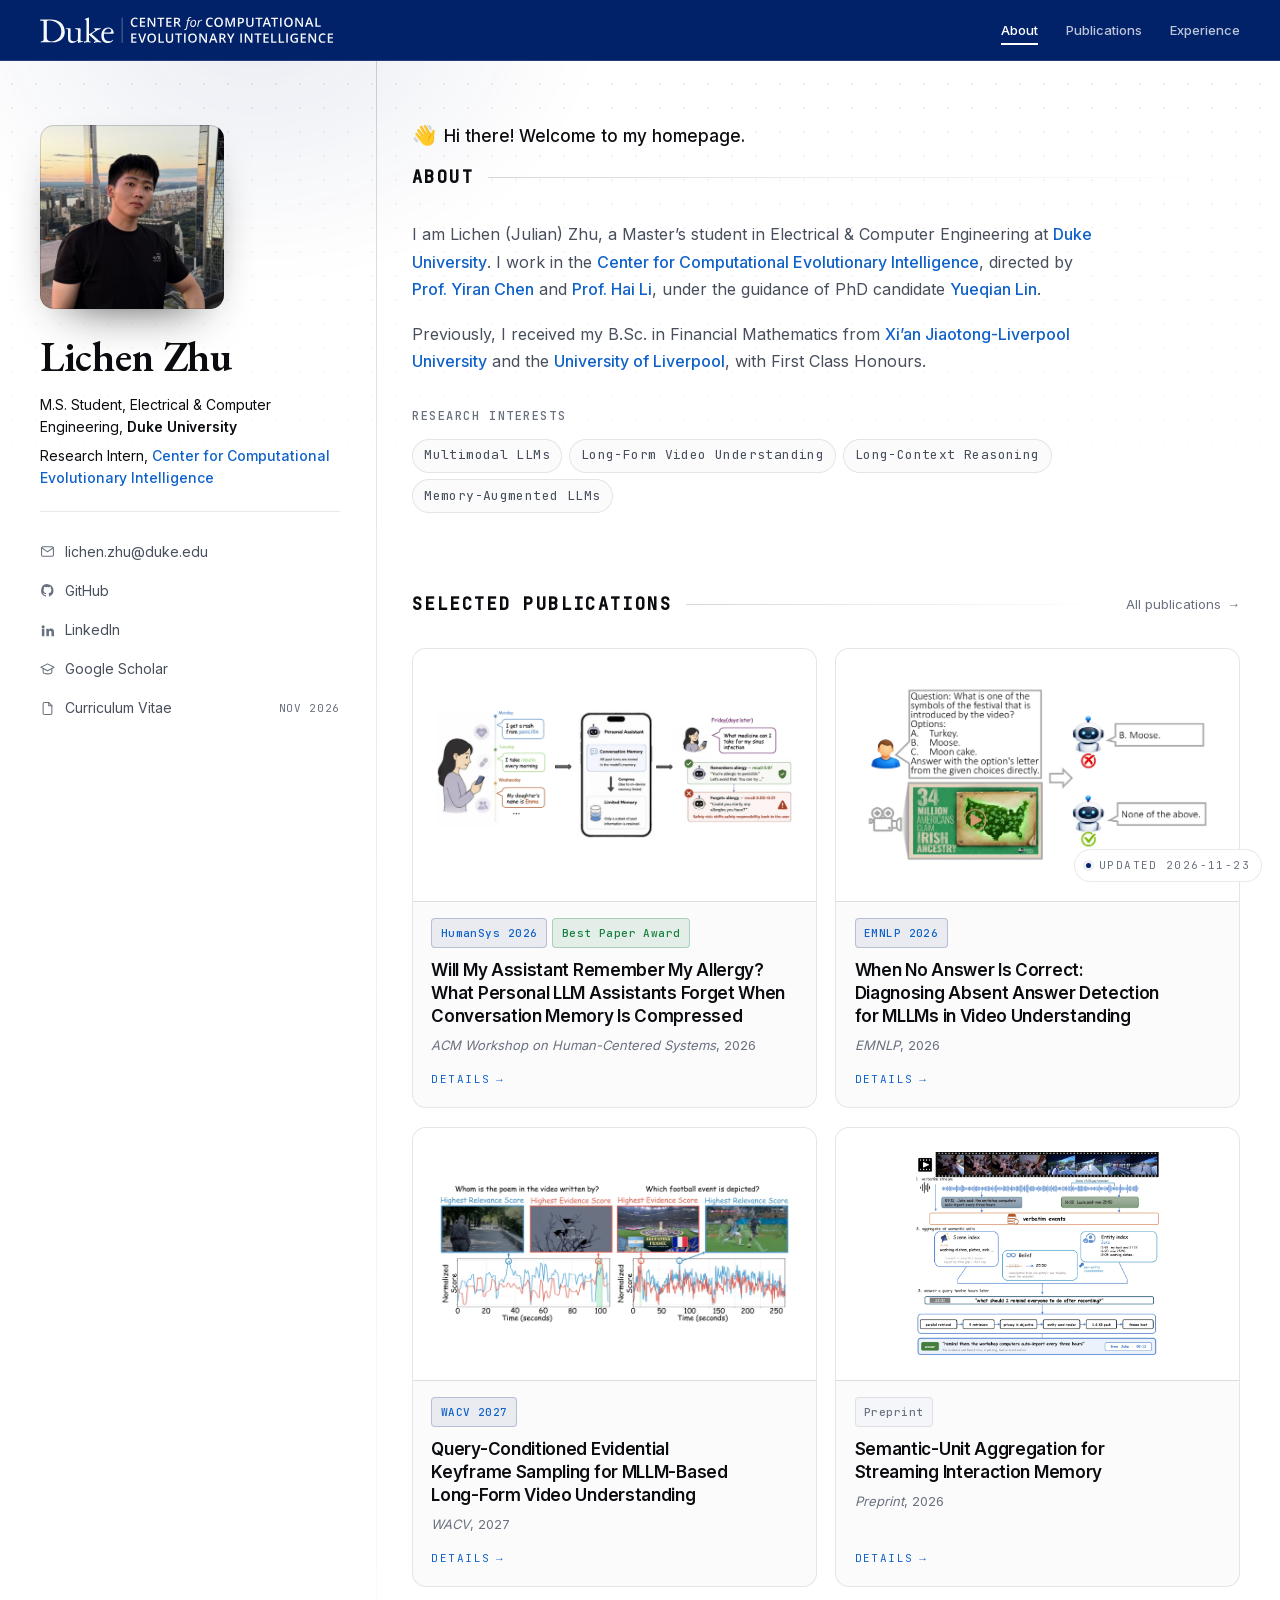
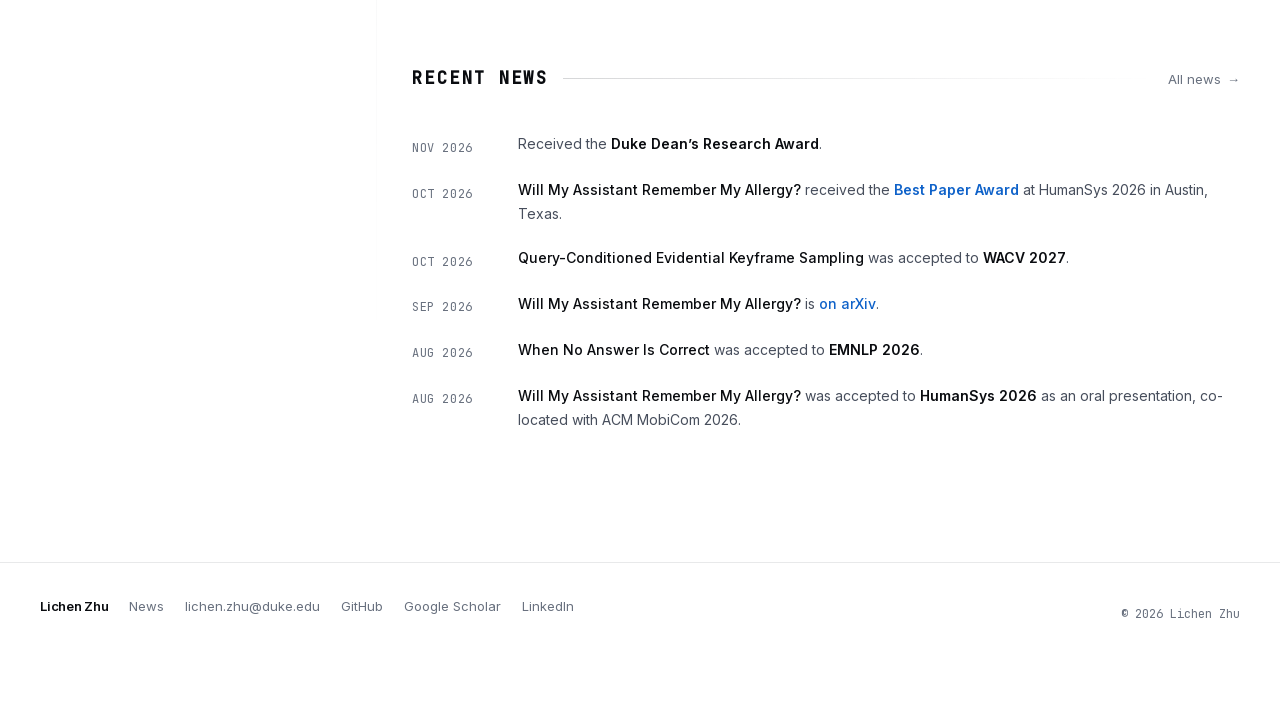
<file: index.html>
<!DOCTYPE html>
<html lang="en">
<head>
<meta charset="utf-8">
<meta name="viewport" content="width=device-width, initial-scale=1">

<title>Lichen Zhu | Duke University</title>
<meta name="description" content="Lichen Zhu is an M.S. student in Electrical &amp; Computer Engineering at Duke University, working on multimodal large language models, long-form video understanding, long-context reasoning, and memory-augmented LLMs.">
<meta name="author" content="Lichen Zhu">
<link rel="canonical" href="https://lichenzhu.github.io/">

<!-- Dark is the designed default; the stylesheet ships both palettes. -->
<meta name="color-scheme" content="dark light">
<!-- The banner is the top of every page in both themes, so the browser's own
     chrome is set to the same navy rather than to the page background. -->
<meta name="theme-color" content="#012169">

<!-- Search engines yes, generative-AI training no. -->
<meta name="robots" content="index, follow, noai, noimageai, max-image-preview:large">
<meta name="googlebot" content="index, follow, noai, noimageai">
<meta name="bingbot" content="index, follow, noai, noimageai">
<meta name="twitter:dnt" content="on">

<meta property="og:type" content="profile">
<meta property="og:site_name" content="Lichen Zhu">
<meta property="og:title" content="Lichen Zhu | Duke University">
<meta property="og:description" content="Lichen Zhu is an M.S. student in Electrical &amp; Computer Engineering at Duke University, working on multimodal large language models, long-form video understanding, long-context reasoning, and memory-augmented LLMs.">
<meta property="og:url" content="https://lichenzhu.github.io/">
<meta property="og:image" content="https://lichenzhu.github.io/assets/images/profile/lichen-zhu.jpg">
<meta property="og:locale" content="en_US">
<meta name="twitter:card" content="summary">

<link rel="icon" href="assets/favicon.svg" type="image/svg+xml">
<link rel="apple-touch-icon" href="assets/apple-touch-icon.png">
<link rel="preload" as="image" href="assets/images/profile/lichen-zhu.jpg" fetchpriority="high">
<link rel="preload" as="font" type="font/woff2" crossorigin
      href="assets/fonts/inter-latin.woff2">
<link rel="preload" as="font" type="font/woff2" crossorigin
      href="assets/fonts/eb-garamond-latin.woff2">
<link rel="stylesheet" href="assets/css/style.css">

<!-- Marks the document as scripted before first paint, so the publication
     cards render collapsed and the reveal animation has something to reveal. -->
<script>document.documentElement.className += ' js';</script>
</head>

<body>
<a class="skip-link" href="#main">Skip to content</a>

<!-- Decorative only: dot grid + accent bloom, fixed behind everything. -->
<div class="backdrop" aria-hidden="true"></div>

<!-- ═══════════════════════════════════════════════════════════════════════
     HEADER — the nav is real page-to-page navigation, not scroll anchors.
     Keep the item list identical across every page.
     ═══════════════════════════════════════════════════════════════════════ -->
<header class="site-header">
  <div class="container">
    <nav class="nav" aria-label="Primary">
      <!-- The lockup is two marks in one piece of artwork, so it carries two
           destinations: the wordmark goes to Duke, the unit name to the lab.
           Two hotspots over one image rather than two images — the dividing
           rect sits at x=136.53 of a 488.54 viewBox, and splitting the file
           there would put a fractional-pixel seam between the halves. The
           image is decorative because the two links carry the names. -->
      <div class="nav-brand">
        <img class="brand-mark" src="assets/images/logos/cei-lockup.svg" alt=""
             width="489" height="43">
        <a class="brand-hit brand-hit--duke" href="https://duke.edu"
           aria-label="Duke University"></a>
        <a class="brand-hit brand-hit--cei" href="https://cei.pratt.duke.edu/"
           aria-label="Center for Computational Evolutionary Intelligence"></a>
      </div>

      <button class="nav-toggle" type="button" aria-expanded="false"
              aria-controls="nav-list" aria-label="Toggle navigation menu">
        <svg class="icon-open" viewBox="0 0 24 24" fill="none" stroke="currentColor"
             stroke-width="1.8" stroke-linecap="round" aria-hidden="true">
          <path d="M3 6h18M3 12h18M3 18h18"/></svg>
        <svg class="icon-close" viewBox="0 0 24 24" fill="none" stroke="currentColor"
             stroke-width="1.8" stroke-linecap="round" aria-hidden="true">
          <path d="M5 5l14 14M19 5L5 19"/></svg>
      </button>

      <ul class="nav-list" id="nav-list">
        <li><a href="index.html" aria-current="page">About</a></li>
        <li><a href="publications.html">Publications</a></li>
        <li><a href="experience.html">Experience</a></li>
      </ul>
    </nav>
  </div>
</header>

<div class="container">
<div class="layout">

<!-- ═══════════════════════════════════════════════════════════════════════
     SIDEBAR — identity rail, sticky on desktop, stacked on narrow screens.
     IDENTICAL ON EVERY PAGE. There is no build step, so if you edit it here
     you must edit it in index / publications / news / experience alike.
     ═══════════════════════════════════════════════════════════════════════ -->
<aside class="sidebar" aria-label="Profile">

  <div class="sidebar-portrait">
    <img src="assets/images/profile/lichen-zhu.jpg"
         alt="Portrait of Lichen Zhu" width="480" height="480">
  </div>

  <h1 class="sidebar-name">Lichen Zhu</h1>

  <p class="sidebar-role">
    M.S. Student, Electrical &amp; Computer Engineering,
    <strong>Duke University</strong>
    <span class="sidebar-role-sep"></span>
    Research Intern,
    <a href="https://cei.pratt.duke.edu/">Center for Computational Evolutionary Intelligence</a>
  </p>

  <!-- PROFILE LINKS -->
  <div class="sidebar-links">
    <a href="mailto:lichen.zhu@duke.edu">
      <svg viewBox="0 0 24 24" fill="none" stroke="currentColor" stroke-width="1.7"
           stroke-linecap="round" stroke-linejoin="round" aria-hidden="true">
        <rect x="2.5" y="4.5" width="19" height="15" rx="2"/><path d="M3 6l9 6.5L21 6"/></svg>
      lichen.zhu@duke.edu
    </a>

    <a href="https://github.com/LichenZhu">
      <svg viewBox="0 0 24 24" fill="currentColor" aria-hidden="true">
        <path d="M12 1.8a10.2 10.2 0 00-3.2 19.9c.5.1.7-.2.7-.5v-1.9c-2.8.6-3.4-1.3-3.4-1.3-.5-1.2-1.1-1.5-1.1-1.5-.9-.6.1-.6.1-.6 1 .1 1.5 1 1.5 1 .9 1.5 2.4 1.1 3 .8.1-.7.4-1.1.6-1.4-2.2-.3-4.6-1.1-4.6-5 0-1.1.4-2 1-2.7-.1-.3-.4-1.3.1-2.7 0 0 .8-.3 2.7 1a9.4 9.4 0 015 0c1.9-1.3 2.7-1 2.7-1 .5 1.4.2 2.4.1 2.7.6.7 1 1.6 1 2.7 0 3.9-2.4 4.7-4.6 5 .4.3.7.9.7 1.9v2.8c0 .3.2.6.7.5A10.2 10.2 0 0012 1.8z"/></svg>
      GitHub
    </a>

    <a href="https://www.linkedin.com/in/lichen-zhu-b25b42352">
      <svg viewBox="0 0 24 24" fill="currentColor" aria-hidden="true">
        <path d="M4.98 3.5a2.5 2.5 0 11-.02 5 2.5 2.5 0 01.02-5zM3 9h4v12H3zM10 9h3.8v1.7h.05c.53-.95 1.83-1.95 3.76-1.95 4.02 0 4.76 2.5 4.76 5.76V21h-4v-5.6c0-1.34-.03-3.06-1.9-3.06-1.9 0-2.2 1.46-2.2 2.96V21h-4z"/></svg>
      LinkedIn
    </a>

    <a href="https://scholar.google.com/citations?user=JjOxCNMAAAAJ&amp;hl=en">
      <svg viewBox="0 0 24 24" fill="none" stroke="currentColor" stroke-width="1.7"
           stroke-linecap="round" stroke-linejoin="round" aria-hidden="true">
        <path d="M12 3L1.5 8.5 12 14l10.5-5.5L12 3z"/>
        <path d="M5 10.8v4.7c0 1.9 3.1 3.5 7 3.5s7-1.6 7-3.5v-4.7"/></svg>
      Google Scholar
    </a>

    <a href="assets/files/Lichen_Zhu_CV.pdf">
      <svg viewBox="0 0 24 24" fill="none" stroke="currentColor" stroke-width="1.7"
           stroke-linecap="round" stroke-linejoin="round" aria-hidden="true">
        <path d="M14 2.5H7a2 2 0 00-2 2v15a2 2 0 002 2h10a2 2 0 002-2V7.5z"/>
        <path d="M14 2.5v5h5"/></svg>
      Curriculum Vitae
      <span class="cv-date">Nov 2026</span>
    </a>
  </div>


</aside>

<main id="main">

<!-- The content column used to open on the "About" rule, which is a filing
     label rather than a greeting. This is a <p>, not a heading: the <h1> is
     the name in the sidebar and there is only ever one. The emoji is
     aria-hidden — the sentence already carries the meaning, and a screen
     reader announcing "waving hand" adds nothing. -->
<p class="greeting"><span class="greeting-wave" aria-hidden="true">&#128075;</span>
  Hi there! Welcome to my homepage.</p>

<section class="section" id="about" aria-labelledby="about-title">
  <div class="section-head">
    <h2 class="section-title" id="about-title">About</h2>
    <span class="section-rule" aria-hidden="true"></span>
  </div>

  <div class="prose">
    <p>
      I am Lichen (Julian) Zhu, a Master&rsquo;s student in Electrical &amp; Computer
      Engineering at <a href="https://ece.duke.edu/">Duke University</a>. I work in the
      <a href="https://cei.pratt.duke.edu/">Center for Computational Evolutionary
      Intelligence</a>, directed by
      <a href="https://ece.duke.edu/people/yiran-chen/">Prof. Yiran Chen</a> and
      <a href="https://ece.duke.edu/people/hai-helen-li/">Prof. Hai Li</a>, under the
      guidance of PhD candidate <a href="https://yueqianlin.com/">Yueqian Lin</a>.
    </p>
    <p>
      Previously, I received my B.Sc. in Financial Mathematics from
      <a href="https://www.xjtlu.edu.cn/en">Xi&rsquo;an Jiaotong-Liverpool University</a>
      and the <a href="https://www.liverpool.ac.uk">University of Liverpool</a>,
      with First Class Honours.
    </p>
  </div>

  <!-- RESEARCH INTEREST TAGS — add or remove <li> items freely. -->
  <p class="tags-label">Research Interests</p>
  <ul class="tags">
    <li class="tag">Multimodal LLMs</li>
    <li class="tag">Long-Form Video Understanding</li>
    <li class="tag">Long-Context Reasoning</li>
    <li class="tag">Memory-Augmented LLMs</li>
  </ul>
</section>

<section class="section" id="publications" aria-labelledby="pubs-title">
  <div class="section-head">
    <h2 class="section-title" id="pubs-title">Selected Publications</h2>
    <span class="section-rule" aria-hidden="true"></span>
    <a class="section-link" href="publications.html">All publications <span class="arrow">&rarr;</span></a>
  </div>

  <div class="pub-grid">
<!-- GENERATED: selected-publications — from data/publications.json via tools/build_pubs.py -->
    <article class="pub-card">
      <div class="pub-thumb">
        <img src="assets/images/publications/memory-compression.webp"
             alt="Figure from the paper: a user tells an assistant facts over several days, the assistant compresses its
conversation memory, and days later either recalls the penicillin allergy or asks the user to state it again"
             loading="lazy" width="1600" height="573">
      </div>
      <div class="pub-body">
        <p class="badges"><span class="badge">HumanSys 2026</span><span class="badge badge--award">Best Paper Award</span></p>
        <h3 class="pub-title">
          <button class="pub-open" type="button">
            Will My Assistant Remember My Allergy? What Personal LLM
            Assistants Forget When Conversation Memory Is Compressed
          </button>
        </h3>
        <p class="pub-venue"><em>ACM Workshop on Human-Centered Systems</em>, 2026</p>
        <p class="pub-hint">Details <span class="arrow" aria-hidden="true">&rarr;</span></p>
      </div>

      <div class="pub-detail">
        <p class="pub-authors">
          <span class="author-me">L. Zhu</span>, Y. Lin, Y. Wang, Y. Liu, H. Li, Y. Chen
        </p>
        <p class="pub-venue">
          <em>ACM Workshop on Human-Centered Systems (HumanSys)</em>, 2026. Co-located with
          ACM MobiCom 2026
        </p>
        <p class="pub-summary">
          Benchmarks report that cache eviction keeps a fact like an allergy at a 20%
          budget, but they compress a prompt that already contains the user’s future
          question. Hide the question until after compression and the fact survives
          0–1% of the time, against 97% with full memory. The cause is the budget, not
          the scorer.
        </p>
        <div class="pub-links">
          <a href="https://arxiv.org/abs/2609.05767">Paper</a>
          <details class="bibtex">
            <summary>BibTeX</summary>
            <pre>@misc{zhu2026assistantrememberallergypersonal,
  title         = {Will My Assistant Remember My Allergy? What Personal LLM Assistants Forget When Conversation Memory Is Compressed},
  author        = {Lichen Zhu and Yueqian Lin and Yiheng Wang and Yudong Liu and Hai Li and Yiran Chen},
  year          = {2026},
  eprint        = {2609.05767},
  archivePrefix = {arXiv},
  primaryClass  = {cs.HC},
  doi           = {10.1145/3842436.3843817},
  url           = {https://arxiv.org/abs/2609.05767}
}</pre>
          </details>
        </div>
      </div>
    </article>

    <article class="pub-card">
      <div class="pub-thumb">
        <img src="assets/images/publications/streaming-absent-answer.webp"
             alt="Figure from the paper: a viewer asks which symbol of the festival the video introduces, none of the three
options is correct, and one model answers “B. Moose” while a reliable one answers “None of the above”"
             loading="lazy" width="1500" height="793">
      </div>
      <div class="pub-body">
        <p class="badges"><span class="badge">EMNLP 2026</span></p>
        <h3 class="pub-title">
          <button class="pub-open" type="button">
            When No Answer Is Correct: Diagnosing Absent Answer Detection
            for MLLMs in Video Understanding
          </button>
        </h3>
        <p class="pub-venue"><em>EMNLP</em>, 2026</p>
        <p class="pub-hint">Details <span class="arrow" aria-hidden="true">&rarr;</span></p>
      </div>

      <div class="pub-detail">
        <p class="pub-authors">
          Y. Wang, Y. Lin, <span class="author-me">L. Zhu</span>, Y. Liu, H. Li, Y. Chen
        </p>
        <p class="pub-venue">
          <em>Conference on Empirical Methods in Natural Language Processing (EMNLP)</em>,
          2026
        </p>
        <p class="pub-summary">
          When the correct answer simply isn’t among the options, video MLLMs pick a
          plausible distractor rather than abstaining. We show this failure worsens
          under temporal reasoning and resists prompting-based fixes.
        </p>
        <div class="pub-links">
          <a href="https://arxiv.org/abs/2606.08239">Paper</a>
          <details class="bibtex">
            <summary>BibTeX</summary>
            <pre>@misc{wang2026answercorrectdiagnosingabsent,
  title         = {When No Answer Is Correct: Diagnosing Absent Answer Detection for MLLMs in Video Understanding},
  author        = {Yiheng Wang and Yueqian Lin and Lichen Zhu and Yudong Liu and Hai Li and Yiran Chen},
  year          = {2026},
  eprint        = {2606.08239},
  archivePrefix = {arXiv},
  primaryClass  = {cs.AI},
  url           = {https://arxiv.org/abs/2606.08239}
}</pre>
          </details>
        </div>
      </div>
    </article>

    <article class="pub-card">
      <div class="pub-thumb">
        <img src="assets/images/publications/keyframe-sampling.webp"
             alt="Figure from the paper: for two video questions, the frames scored most semantically relevant differ from the
frames scored most evidential, with the evidence curve peaking inside the segment that actually answers the
question"
             loading="lazy" width="1500" height="590">
      </div>
      <div class="pub-body">
        <p class="badges"><span class="badge">WACV 2027</span></p>
        <h3 class="pub-title">
          <button class="pub-open" type="button">
            Query-Conditioned Evidential Keyframe Sampling for MLLM-Based
            Long-Form Video Understanding
          </button>
        </h3>
        <p class="pub-venue"><em>WACV</em>, 2027</p>
        <p class="pub-hint">Details <span class="arrow" aria-hidden="true">&rarr;</span></p>
      </div>

      <div class="pub-detail">
        <p class="pub-authors">
          <sup>*</sup>Y. Wang, <sup>*</sup><span class="author-me">L. Zhu</span>, Y. Lin, Y.
          Liu, J. Zhang, H. Li, Y. Chen
        </p>
        <p class="equal-note equal-note--inline"><sup>*</sup> denotes equal contribution</p>
        <p class="pub-venue">
          <em>IEEE/CVF Winter Conference on Applications of Computer Vision (WACV)</em>, 2027
        </p>
        <p class="pub-summary">
          An information-bottleneck formulation of keyframe selection that maximises
          query-conditional mutual information and decomposes the combinatorial search
          into efficient frame-level scoring, improving long-form video QA under tight
          token budgets.
        </p>
        <div class="pub-links">
          <a href="https://arxiv.org/abs/2604.01002">Paper</a>
          <details class="bibtex">
            <summary>BibTeX</summary>
            <pre>@misc{wang2026queryconditionedevidentialkeyframesampling,
  title         = {Query-Conditioned Evidential Keyframe Sampling for MLLM-Based Long-Form Video Understanding},
  author        = {Yiheng Wang and Lichen Zhu and Yueqian Lin and Yudong Liu and Jingyang Zhang and Hai Li and Yiran Chen},
  year          = {2026},
  eprint        = {2604.01002},
  archivePrefix = {arXiv},
  primaryClass  = {cs.CV},
  url           = {https://arxiv.org/abs/2604.01002}
}</pre>
          </details>
        </div>
      </div>
    </article>

    <article class="pub-card">
      <div class="pub-thumb">
        <img src="assets/images/publications/semantic-unit-aggregation.webp"
             alt="Figure from the paper: a verbatim interaction stream is aggregated into scene, belief and entity indexes, then
queried twelve hours later"
             loading="lazy" width="1500" height="1255">
      </div>
      <div class="pub-body">
        <p class="badges"><span class="badge badge--muted">Preprint</span></p>
        <h3 class="pub-title">
          <button class="pub-open" type="button">
            Semantic-Unit Aggregation for Streaming Interaction Memory
          </button>
        </h3>
        <p class="pub-venue"><em>Preprint</em>, 2026</p>
        <p class="pub-hint">Details <span class="arrow" aria-hidden="true">&rarr;</span></p>
      </div>

      <div class="pub-detail">
        <p class="pub-authors">
          <span class="author-me">L. Zhu</span>, Y. Lin, Y. Wang, H. Li, Y. Chen
        </p>
        <p class="pub-venue">
          <em>Preprint</em>, 2026
        </p>
        <p class="pub-summary">
          Streaming memory is usually chopped into fixed temporal windows, which cuts
          events in half. We organise interaction history by semantic unit instead,
          keeping original events intact and improving evidence retrieval over long
          horizons.
        </p>
      </div>
    </article>
<!-- /GENERATED: selected-publications -->
  </div>
</section>

<section class="section" id="news" aria-labelledby="news-title">
  <div class="section-head">
    <h2 class="section-title" id="news-title">Recent News</h2>
    <span class="section-rule" aria-hidden="true"></span>
    <a class="section-link" href="news.html">All news <span class="arrow">&rarr;</span></a>
  </div>

  <ul class="news-list">

    <li>
      <span class="news-date">Nov 2026</span>
      <span>Received the <strong>Duke Dean&rsquo;s Research Award</strong>.</span>
    </li>

    <li>
      <span class="news-date">Oct 2026</span>
      <span><em>Will My Assistant Remember My Allergy?</em> received the
        <a href="https://www.linkedin.com/posts/lichen-zhu_humansys2026-mobicom2026-dukeece-ugcPost-7522455672043634688--6LW/"><strong>Best Paper Award</strong></a> at HumanSys 2026
        in Austin, Texas.</span>
    </li>

    <li>
      <span class="news-date">Oct 2026</span>
      <span><em>Query-Conditioned Evidential Keyframe Sampling</em> was accepted to
        <strong>WACV 2027</strong>.</span>
    </li>

    <li>
      <span class="news-date">Sep 2026</span>
      <span><em>Will My Assistant Remember My Allergy?</em> is
        <a href="https://arxiv.org/abs/2609.05767">on arXiv</a>.</span>
    </li>

    <li>
      <span class="news-date">Aug 2026</span>
      <span><em>When No Answer Is Correct</em> was accepted to
        <strong>EMNLP 2026</strong>.</span>
    </li>

    <li>
      <span class="news-date">Aug 2026</span>
      <span><em>Will My Assistant Remember My Allergy?</em> was accepted to
        <strong>HumanSys 2026</strong> as an oral presentation,
        co-located with ACM MobiCom 2026.</span>
    </li>


  </ul>

</section>


</main>

</div><!-- /.layout -->
</div><!-- /.container -->

<!-- ═══════════════════════════════════════════════════════════════════════
     PUBLICATION MODAL — one dialog, reused by every card. Filled by main.js.
     ═══════════════════════════════════════════════════════════════════════ -->
<dialog class="pub-modal" id="pub-modal" aria-labelledby="pub-modal-title">
  <button class="pub-modal-close" type="button" aria-label="Close">
    <svg viewBox="0 0 24 24" fill="none" stroke="currentColor" stroke-width="2"
         stroke-linecap="round" aria-hidden="true">
      <path d="M5 5l14 14M19 5L5 19"/></svg>
  </button>
  <div class="pub-modal-body" id="pub-modal-body"></div>
</dialog>

<!-- Corner stamp. Hard-coded; bump every page with the sed command in the README. -->
<div class="stamp" role="status" aria-label="Page last updated">
  <span class="dot" aria-hidden="true"></span>
  Updated <time datetime="2026-11-23">2026-11-23</time>
</div>

<footer class="site-footer">
  <div class="container">
    <div class="footer-inner">
      <p class="footer-links">
        <span class="footer-name">Lichen Zhu</span>
        <a href="news.html">News</a>
        <a href="mailto:lichen.zhu@duke.edu">lichen.zhu@duke.edu</a>
        <a href="https://github.com/LichenZhu">GitHub</a>
        <a href="https://scholar.google.com/citations?user=JjOxCNMAAAAJ&amp;hl=en">Google Scholar</a>
        <a href="https://www.linkedin.com/in/lichen-zhu-b25b42352">LinkedIn</a>
      </p>
      <p class="footer-meta">&copy; <span id="year">2026</span> Lichen Zhu</p>
    </div>
  </div>
</footer>

<script src="assets/js/main.js" defer></script>

<!-- ═══════════════════════════════════════════════════════════════════════
     STRUCTURED DATA — the Person, plus one ScholarlyArticle per selected
     paper. Mirror any change you make to the publication cards above.
     ═══════════════════════════════════════════════════════════════════════ -->
<script type="application/ld+json">
{
  "@context": "https://schema.org",
  "@graph": [
    {
      "@type": "Person",
      "@id": "https://lichenzhu.github.io/#person",
      "name": "Lichen Zhu",
      "alternateName": "Julian Zhu",
      "url": "https://lichenzhu.github.io/",
      "email": "mailto:lichen.zhu@duke.edu",
      "image": "https://lichenzhu.github.io/assets/images/profile/lichen-zhu.jpg",
      "jobTitle": "M.S. Student in Electrical & Computer Engineering",
      "knowsAbout": [
        "Multimodal large language models",
        "Long-form video understanding",
        "Long-context reasoning",
        "Memory-augmented LLMs"
      ],
      "affiliation": { "@type": "Organization", "name": "Duke University" },
      "alumniOf": [
        { "@type": "Organization", "name": "Xi'an Jiaotong-Liverpool University" },
        { "@type": "Organization", "name": "University of Liverpool" }
      ],
      "award": [
        "Best Paper Award, HumanSys 2026 (ACM MobiCom Workshop)",
        "Dean's Research Award, Duke University, 2026",
        "Master's Scholarship, Duke University, 2025",
        "Outstanding Graduate, Xi'an Jiaotong-Liverpool University, 2025",
        "Outstanding Student, Xi'an Jiaotong-Liverpool University, 2023-2024"
      ],
      "sameAs": [
        "https://github.com/LichenZhu",
        "https://www.linkedin.com/in/lichen-zhu-b25b42352",
        "https://scholar.google.com/citations?user=JjOxCNMAAAAJ"
      ]
    },
    {
      "@type": "WebSite",
      "@id": "https://lichenzhu.github.io/#website",
      "url": "https://lichenzhu.github.io/",
      "name": "Lichen Zhu",
      "inLanguage": "en",
      "author": { "@id": "https://lichenzhu.github.io/#person" }
    },
    {
      "@type": "ScholarlyArticle",
      "name": "Will My Assistant Remember My Allergy? What Personal LLM Assistants Forget When Conversation Memory Is Compressed",
      "author": [
        { "@id": "https://lichenzhu.github.io/#person" },
        { "@type": "Person", "name": "Yueqian Lin" },
        { "@type": "Person", "name": "Yiheng Wang" },
        { "@type": "Person", "name": "Yudong Liu" },
        { "@type": "Person", "name": "Hai Li" },
        { "@type": "Person", "name": "Yiran Chen" }
      ],
      "datePublished": "2026",
      "isPartOf": {
        "@type": "CreativeWork",
        "name": "ACM Workshop on Human-Centered Systems (HumanSys)"
      },
      "url": "https://arxiv.org/abs/2609.05767",
      "identifier": "10.1145/3842436.3843817",
      "award": "Best Paper Award"
    },
    {
      "@type": "ScholarlyArticle",
      "name": "When No Answer Is Correct: Diagnosing Absent Answer Detection for MLLMs in Video Understanding",
      "author": [
        { "@type": "Person", "name": "Yiheng Wang" },
        { "@type": "Person", "name": "Yueqian Lin" },
        { "@id": "https://lichenzhu.github.io/#person" },
        { "@type": "Person", "name": "Yudong Liu" },
        { "@type": "Person", "name": "Hai Li" },
        { "@type": "Person", "name": "Yiran Chen" }
      ],
      "datePublished": "2026",
      "isPartOf": {
        "@type": "CreativeWork",
        "name": "Conference on Empirical Methods in Natural Language Processing (EMNLP)"
      },
      "url": "https://arxiv.org/abs/2606.08239"
    },
    {
      "@type": "ScholarlyArticle",
      "name": "Semantic-Unit Aggregation for Streaming Interaction Memory",
      "author": [
        { "@id": "https://lichenzhu.github.io/#person" },
        { "@type": "Person", "name": "Yueqian Lin" },
        { "@type": "Person", "name": "Yiheng Wang" },
        { "@type": "Person", "name": "Hai Li" },
        { "@type": "Person", "name": "Yiran Chen" }
      ],
      "datePublished": "2026",
      "creativeWorkStatus": "Preprint"
    },
    {
      "@type": "ScholarlyArticle",
      "name": "Query-Conditioned Evidential Keyframe Sampling for MLLM-Based Long-Form Video Understanding",
      "author": [
        { "@type": "Person", "name": "Yiheng Wang" },
        { "@id": "https://lichenzhu.github.io/#person" },
        { "@type": "Person", "name": "Yueqian Lin" },
        { "@type": "Person", "name": "Yudong Liu" },
        { "@type": "Person", "name": "Jingyang Zhang" },
        { "@type": "Person", "name": "Hai Li" },
        { "@type": "Person", "name": "Yiran Chen" }
      ],
      "datePublished": "2027",
      "isPartOf": {
        "@type": "CreativeWork",
        "name": "IEEE/CVF Winter Conference on Applications of Computer Vision (WACV)"
      },
      "url": "https://arxiv.org/abs/2604.01002"
    }
  ]
}
</script>

</body>
</html>
</file>
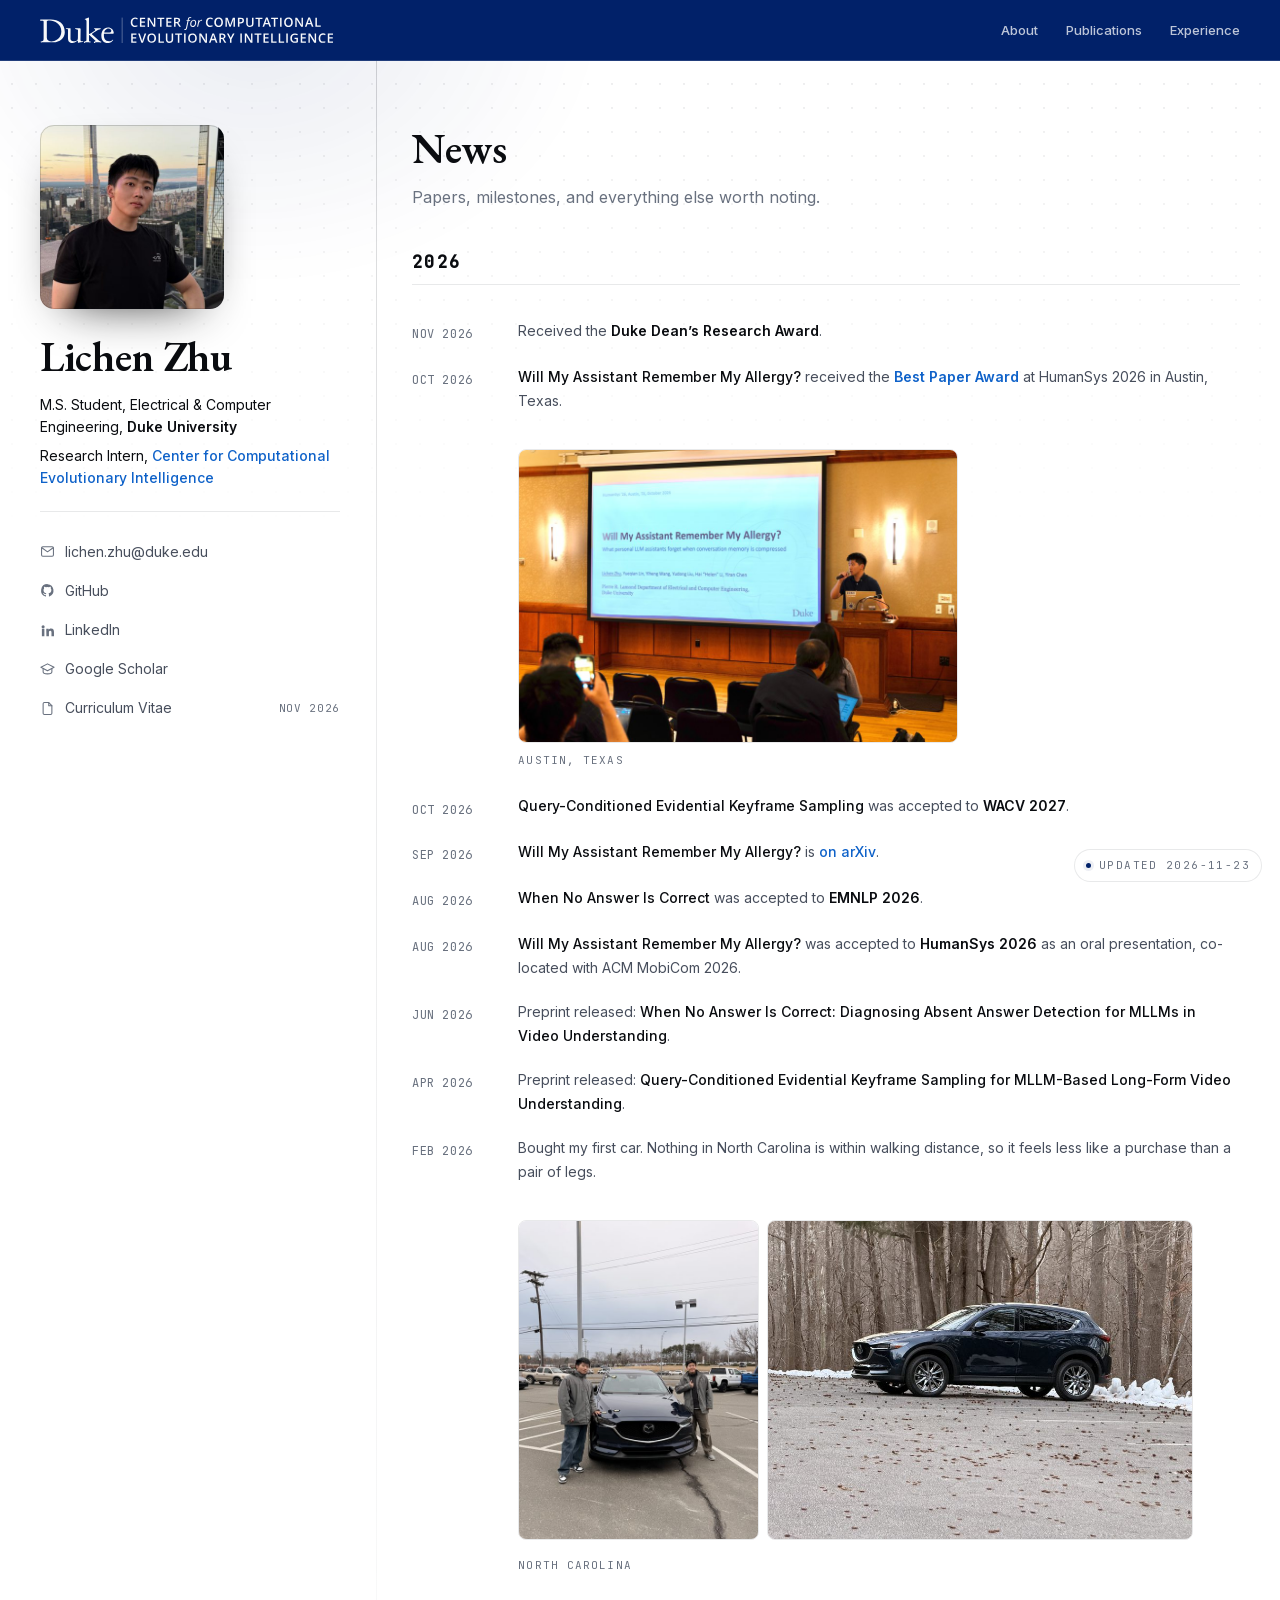
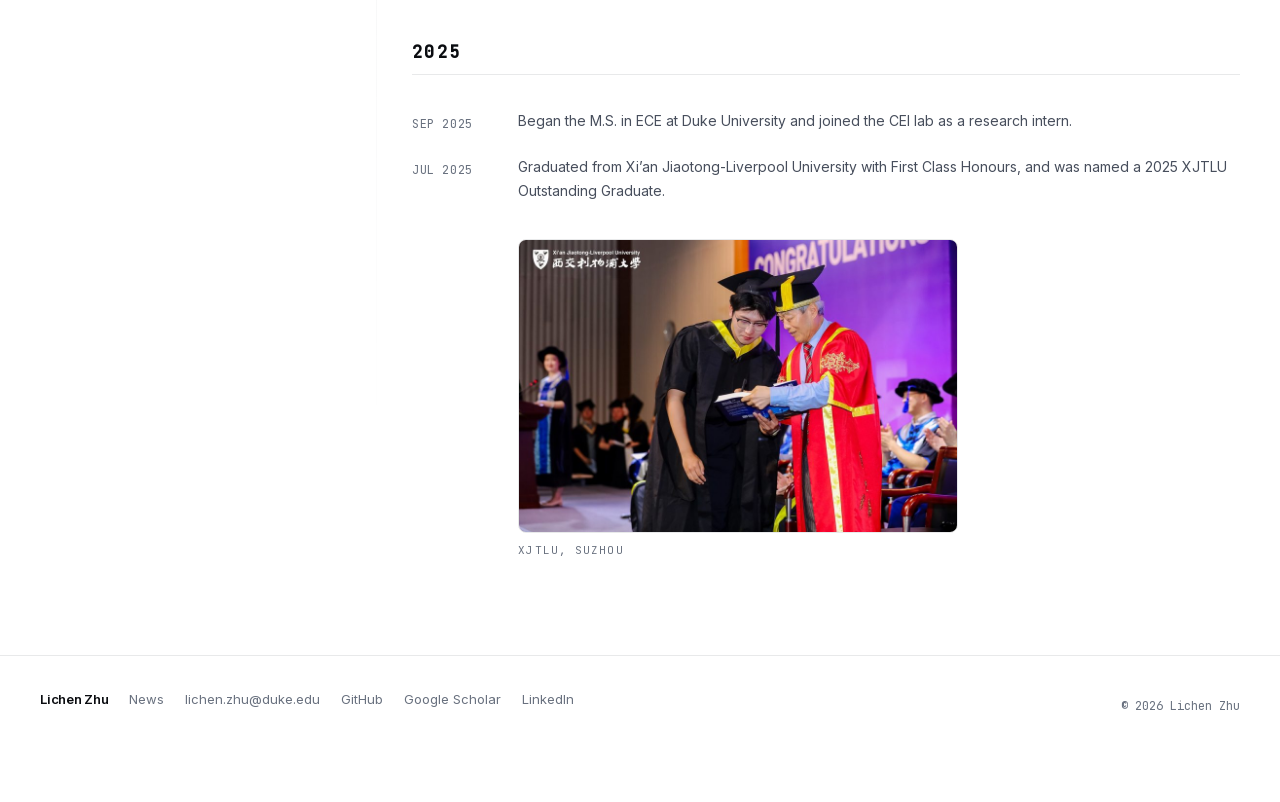
<file: news.html>
<!DOCTYPE html>
<html lang="en">
<head>
<meta charset="utf-8">
<meta name="viewport" content="width=device-width, initial-scale=1">

<title>News | Lichen Zhu</title>
<meta name="description" content="Announcements, paper acceptances, and updates from Lichen Zhu.">
<meta name="author" content="Lichen Zhu">
<link rel="canonical" href="https://lichenzhu.github.io/news.html">

<!-- Dark is the designed default; the stylesheet ships both palettes. -->
<meta name="color-scheme" content="dark light">
<!-- The banner is the top of every page in both themes, so the browser's own
     chrome is set to the same navy rather than to the page background. -->
<meta name="theme-color" content="#012169">

<!-- Search engines yes, generative-AI training no. -->
<meta name="robots" content="index, follow, noai, noimageai, max-image-preview:large">
<meta name="googlebot" content="index, follow, noai, noimageai">
<meta name="bingbot" content="index, follow, noai, noimageai">
<meta name="twitter:dnt" content="on">

<meta property="og:type" content="website">
<meta property="og:site_name" content="Lichen Zhu">
<meta property="og:title" content="News | Lichen Zhu">
<meta property="og:description" content="Announcements, paper acceptances, and updates from Lichen Zhu.">
<meta property="og:url" content="https://lichenzhu.github.io/news.html">
<meta property="og:image" content="https://lichenzhu.github.io/assets/images/profile/lichen-zhu.jpg">
<meta property="og:locale" content="en_US">
<meta name="twitter:card" content="summary">

<link rel="icon" href="assets/favicon.svg" type="image/svg+xml">
<link rel="apple-touch-icon" href="assets/apple-touch-icon.png">
<link rel="preload" as="image" href="assets/images/profile/lichen-zhu.jpg" fetchpriority="high">
<link rel="preload" as="font" type="font/woff2" crossorigin
      href="assets/fonts/inter-latin.woff2">
<link rel="preload" as="font" type="font/woff2" crossorigin
      href="assets/fonts/eb-garamond-latin.woff2">
<link rel="stylesheet" href="assets/css/style.css">

<!-- Marks the document as scripted before first paint, so the publication
     cards render collapsed and the reveal animation has something to reveal. -->
<script>document.documentElement.className += ' js';</script>
</head>

<body>
<a class="skip-link" href="#main">Skip to content</a>

<!-- Decorative only: dot grid + accent bloom, fixed behind everything. -->
<div class="backdrop" aria-hidden="true"></div>

<!-- ═══════════════════════════════════════════════════════════════════════
     HEADER — the nav is real page-to-page navigation, not scroll anchors.
     Keep the item list identical across every page.
     ═══════════════════════════════════════════════════════════════════════ -->
<header class="site-header">
  <div class="container">
    <nav class="nav" aria-label="Primary">
      <!-- The lockup is two marks in one piece of artwork, so it carries two
           destinations: the wordmark goes to Duke, the unit name to the lab.
           Two hotspots over one image rather than two images — the dividing
           rect sits at x=136.53 of a 488.54 viewBox, and splitting the file
           there would put a fractional-pixel seam between the halves. The
           image is decorative because the two links carry the names. -->
      <div class="nav-brand">
        <img class="brand-mark" src="assets/images/logos/cei-lockup.svg" alt=""
             width="489" height="43">
        <a class="brand-hit brand-hit--duke" href="https://duke.edu"
           aria-label="Duke University"></a>
        <a class="brand-hit brand-hit--cei" href="https://cei.pratt.duke.edu/"
           aria-label="Center for Computational Evolutionary Intelligence"></a>
      </div>

      <button class="nav-toggle" type="button" aria-expanded="false"
              aria-controls="nav-list" aria-label="Toggle navigation menu">
        <svg class="icon-open" viewBox="0 0 24 24" fill="none" stroke="currentColor"
             stroke-width="1.8" stroke-linecap="round" aria-hidden="true">
          <path d="M3 6h18M3 12h18M3 18h18"/></svg>
        <svg class="icon-close" viewBox="0 0 24 24" fill="none" stroke="currentColor"
             stroke-width="1.8" stroke-linecap="round" aria-hidden="true">
          <path d="M5 5l14 14M19 5L5 19"/></svg>
      </button>

      <ul class="nav-list" id="nav-list">
        <li><a href="index.html">About</a></li>
        <li><a href="publications.html">Publications</a></li>
        <li><a href="experience.html">Experience</a></li>
      </ul>
    </nav>
  </div>
</header>

<div class="container">
<div class="layout">

<!-- ═══════════════════════════════════════════════════════════════════════
     SIDEBAR — identity rail, sticky on desktop, stacked on narrow screens.
     IDENTICAL ON EVERY PAGE. There is no build step, so if you edit it here
     you must edit it in index / publications / news / experience alike.
     ═══════════════════════════════════════════════════════════════════════ -->
<aside class="sidebar" aria-label="Profile">

  <div class="sidebar-portrait">
    <img src="assets/images/profile/lichen-zhu.jpg"
         alt="Portrait of Lichen Zhu" width="480" height="480">
  </div>

  <p class="sidebar-name">Lichen Zhu</p>

  <p class="sidebar-role">
    M.S. Student, Electrical &amp; Computer Engineering,
    <strong>Duke University</strong>
    <span class="sidebar-role-sep"></span>
    Research Intern,
    <a href="https://cei.pratt.duke.edu/">Center for Computational Evolutionary Intelligence</a>
  </p>

  <!-- PROFILE LINKS -->
  <div class="sidebar-links">
    <a href="mailto:lichen.zhu@duke.edu">
      <svg viewBox="0 0 24 24" fill="none" stroke="currentColor" stroke-width="1.7"
           stroke-linecap="round" stroke-linejoin="round" aria-hidden="true">
        <rect x="2.5" y="4.5" width="19" height="15" rx="2"/><path d="M3 6l9 6.5L21 6"/></svg>
      lichen.zhu@duke.edu
    </a>

    <a href="https://github.com/LichenZhu">
      <svg viewBox="0 0 24 24" fill="currentColor" aria-hidden="true">
        <path d="M12 1.8a10.2 10.2 0 00-3.2 19.9c.5.1.7-.2.7-.5v-1.9c-2.8.6-3.4-1.3-3.4-1.3-.5-1.2-1.1-1.5-1.1-1.5-.9-.6.1-.6.1-.6 1 .1 1.5 1 1.5 1 .9 1.5 2.4 1.1 3 .8.1-.7.4-1.1.6-1.4-2.2-.3-4.6-1.1-4.6-5 0-1.1.4-2 1-2.7-.1-.3-.4-1.3.1-2.7 0 0 .8-.3 2.7 1a9.4 9.4 0 015 0c1.9-1.3 2.7-1 2.7-1 .5 1.4.2 2.4.1 2.7.6.7 1 1.6 1 2.7 0 3.9-2.4 4.7-4.6 5 .4.3.7.9.7 1.9v2.8c0 .3.2.6.7.5A10.2 10.2 0 0012 1.8z"/></svg>
      GitHub
    </a>

    <a href="https://www.linkedin.com/in/lichen-zhu-b25b42352">
      <svg viewBox="0 0 24 24" fill="currentColor" aria-hidden="true">
        <path d="M4.98 3.5a2.5 2.5 0 11-.02 5 2.5 2.5 0 01.02-5zM3 9h4v12H3zM10 9h3.8v1.7h.05c.53-.95 1.83-1.95 3.76-1.95 4.02 0 4.76 2.5 4.76 5.76V21h-4v-5.6c0-1.34-.03-3.06-1.9-3.06-1.9 0-2.2 1.46-2.2 2.96V21h-4z"/></svg>
      LinkedIn
    </a>

    <a href="https://scholar.google.com/citations?user=JjOxCNMAAAAJ&amp;hl=en">
      <svg viewBox="0 0 24 24" fill="none" stroke="currentColor" stroke-width="1.7"
           stroke-linecap="round" stroke-linejoin="round" aria-hidden="true">
        <path d="M12 3L1.5 8.5 12 14l10.5-5.5L12 3z"/>
        <path d="M5 10.8v4.7c0 1.9 3.1 3.5 7 3.5s7-1.6 7-3.5v-4.7"/></svg>
      Google Scholar
    </a>

    <a href="assets/files/Lichen_Zhu_CV.pdf">
      <svg viewBox="0 0 24 24" fill="none" stroke="currentColor" stroke-width="1.7"
           stroke-linecap="round" stroke-linejoin="round" aria-hidden="true">
        <path d="M14 2.5H7a2 2 0 00-2 2v15a2 2 0 002 2h10a2 2 0 002-2V7.5z"/>
        <path d="M14 2.5v5h5"/></svg>
      Curriculum Vitae
      <span class="cv-date">Nov 2026</span>
    </a>
  </div>


</aside>

<main id="main">
<header class="page-head">
  <h1 class="page-title">News</h1>
  <p class="page-lede">Papers, milestones, and everything else worth noting.</p>
</header>

<!-- ┌── TO ADD A NEWS ITEM ──────────────────────────────────────────────┐
     │  Add an <li> at the top of the right year group. Mirror the five   │
     │  most recent items into the NEWS section of index.html.            │
     └────────────────────────────────────────────────────────────────────┘ -->
  <section class="group" aria-labelledby="n-2026">
    <h2 class="group-title" id="n-2026">2026</h2>
    <ul class="news-list">
      <li>
        <span class="news-date">Nov 2026</span>
      <span>Received the <strong>Duke Dean&rsquo;s Research Award</strong>.</span></li>
      <li>
        <span class="news-date">Oct 2026</span>
      <span><em>Will My Assistant Remember My Allergy?</em> received the
        <a href="https://www.linkedin.com/posts/lichen-zhu_humansys2026-mobicom2026-dukeece-ugcPost-7522455672043634688--6LW/"><strong>Best Paper Award</strong></a> at HumanSys 2026
        in Austin, Texas.</span>
        <!-- Not lazy: this is the second item on the page and sits inside the
             first screen, where loading="lazy" only delays it. -->
        <figure class="news-photo">
          <img src="assets/images/life/humansys-talk.jpg" width="900" height="600"
               alt="Presenting Will My Assistant Remember My Allergy? at HumanSys 2026, the title slide on the screen beside the podium and the audience in the foreground">
        <figcaption>Austin, Texas</figcaption>
        </figure></li>
      <li>
        <span class="news-date">Oct 2026</span>
      <span><em>Query-Conditioned Evidential Keyframe Sampling</em> was accepted to
        <strong>WACV 2027</strong>.</span></li>
      <li>
        <span class="news-date">Sep 2026</span>
      <span><em>Will My Assistant Remember My Allergy?</em> is
        <a href="https://arxiv.org/abs/2609.05767">on arXiv</a>.</span></li>
      <li>
        <span class="news-date">Aug 2026</span>
      <span><em>When No Answer Is Correct</em> was accepted to
        <strong>EMNLP 2026</strong>.</span></li>
      <li>
        <span class="news-date">Aug 2026</span>
      <span><em>Will My Assistant Remember My Allergy?</em> was accepted to
        <strong>HumanSys 2026</strong> as an oral presentation,
        co-located with ACM MobiCom 2026.</span></li>
      <li>
        <span class="news-date">Jun 2026</span>
      <span>Preprint released:
        <a href="https://arxiv.org/abs/2606.08239"><em>When No Answer Is Correct:
        Diagnosing Absent Answer Detection for MLLMs in Video Understanding</em></a>.</span></li>
      <li>
        <span class="news-date">Apr 2026</span>
      <span>Preprint released:
        <a href="https://arxiv.org/abs/2604.01002"><em>Query-Conditioned Evidential
        Keyframe Sampling for MLLM-Based Long-Form Video Understanding</em></a>.</span></li>
      <li>
        <span class="news-date">Feb 2026</span>
      <span>Bought my first car. Nothing in North Carolina is within walking
        distance, so it feels less like a purchase than a pair of legs.</span>
        <figure class="news-photo news-photo--pair">
          <img src="assets/images/life/first-car.jpg" loading="lazy" width="525" height="700"
               alt="Standing with a friend beside my first car, a dark blue Mazda, in a North Carolina car park">
          <img src="assets/images/life/first-car-side.jpg" loading="lazy" width="800" height="600"
               alt="The same car in profile, parked on a snow-edged lot among bare winter trees">
        <figcaption>North Carolina</figcaption>
        </figure></li>
    </ul>
  </section>

  <section class="group" aria-labelledby="n-2025">
    <h2 class="group-title" id="n-2025">2025</h2>
    <ul class="news-list">
      <li>
        <span class="news-date">Sep 2025</span>
      <span>Began the M.S. in ECE at Duke University and joined the CEI lab as a
        research intern.</span></li>
      <li>
        <span class="news-date">Jul 2025</span>
      <span>Graduated from Xi&rsquo;an Jiaotong-Liverpool University with First Class
        Honours, and was named a 2025 XJTLU Outstanding Graduate.</span>
        <figure class="news-photo">
          <img src="assets/images/life/xjtlu-graduation.jpg" loading="lazy" width="900" height="600"
               alt="Receiving my degree at the Xi&rsquo;an Jiaotong-Liverpool University graduation ceremony">
        <figcaption>XJTLU, Suzhou</figcaption>
        </figure></li>
    </ul>
  </section>


</main>

</div><!-- /.layout -->
</div><!-- /.container -->

<!-- Corner stamp. Hard-coded; bump every page with the sed command in the README. -->
<div class="stamp" role="status" aria-label="Page last updated">
  <span class="dot" aria-hidden="true"></span>
  Updated <time datetime="2026-11-23">2026-11-23</time>
</div>

<footer class="site-footer">
  <div class="container">
    <div class="footer-inner">
      <p class="footer-links">
        <span class="footer-name">Lichen Zhu</span>
        <a href="news.html">News</a>
        <a href="mailto:lichen.zhu@duke.edu">lichen.zhu@duke.edu</a>
        <a href="https://github.com/LichenZhu">GitHub</a>
        <a href="https://scholar.google.com/citations?user=JjOxCNMAAAAJ&amp;hl=en">Google Scholar</a>
        <a href="https://www.linkedin.com/in/lichen-zhu-b25b42352">LinkedIn</a>
      </p>
      <p class="footer-meta">&copy; <span id="year">2026</span> Lichen Zhu</p>
    </div>
  </div>
</footer>

<script src="assets/js/main.js" defer></script>

</body>
</html>
</file>
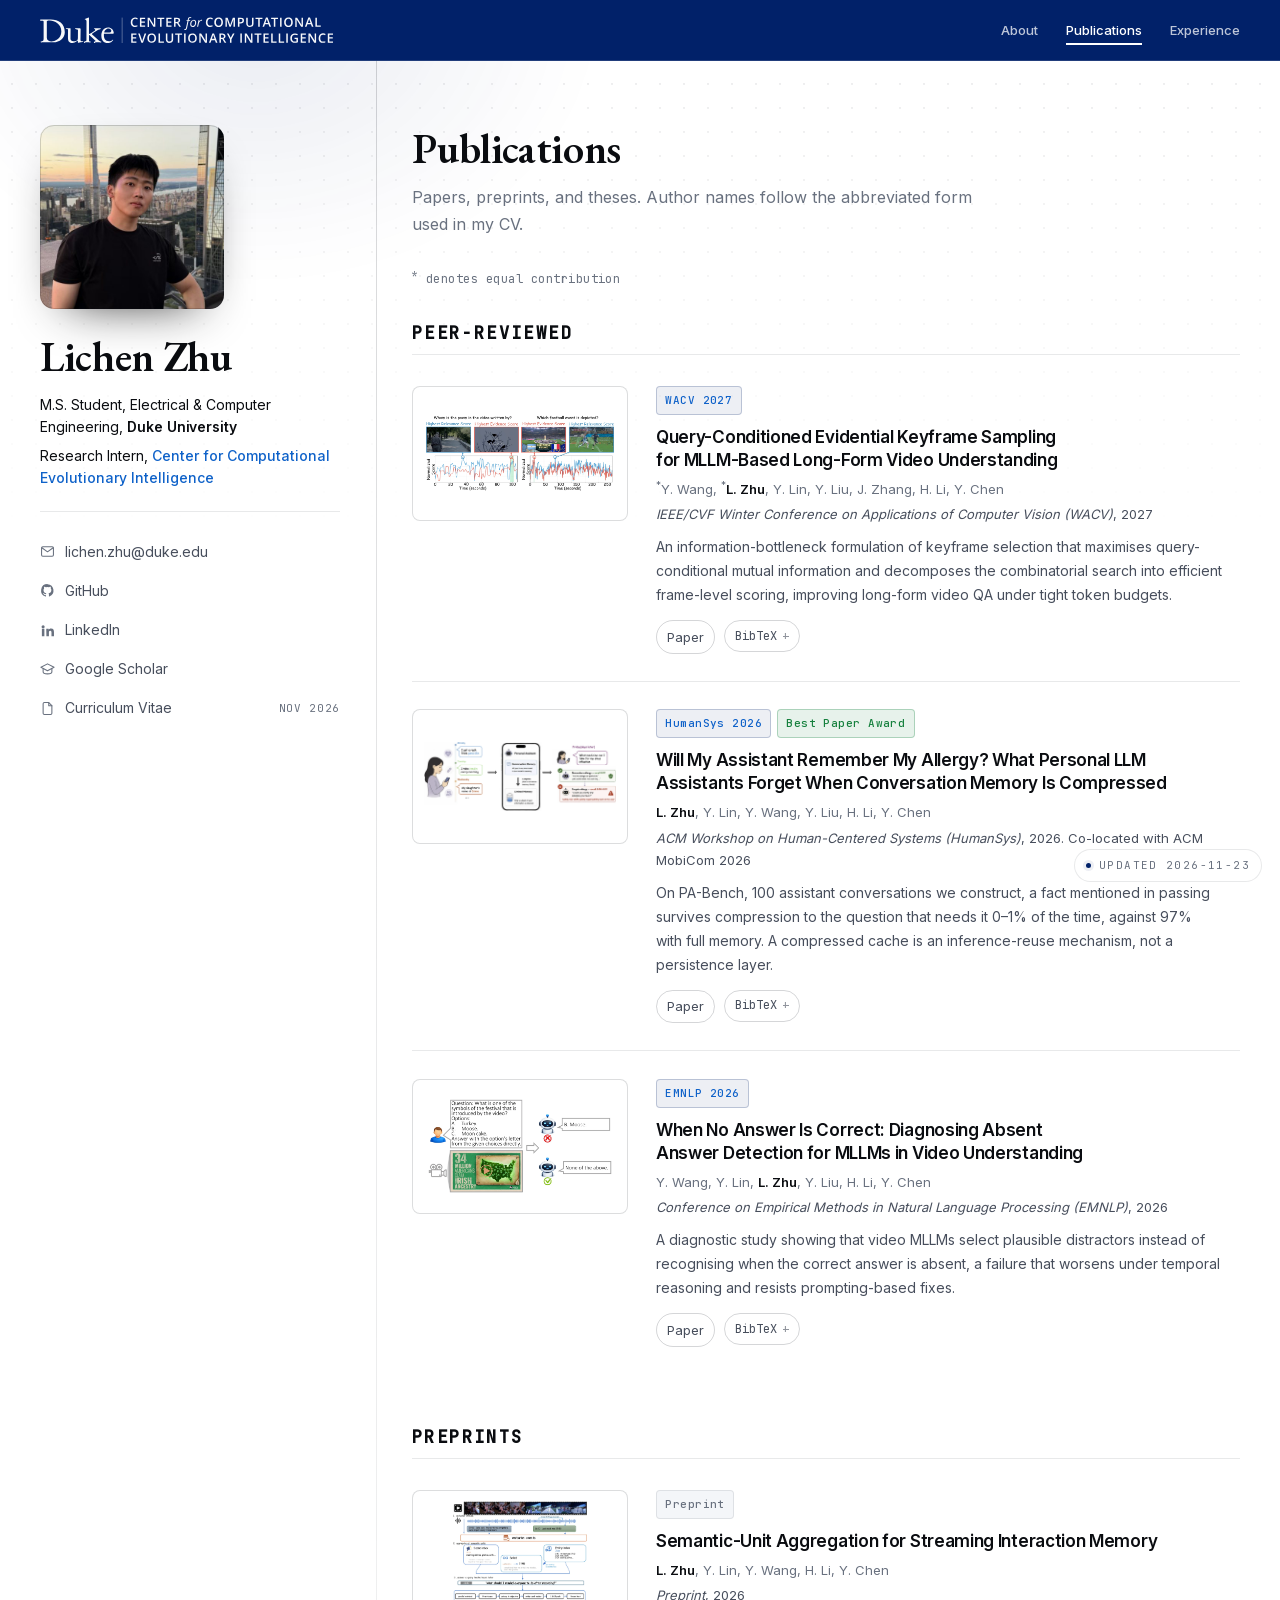
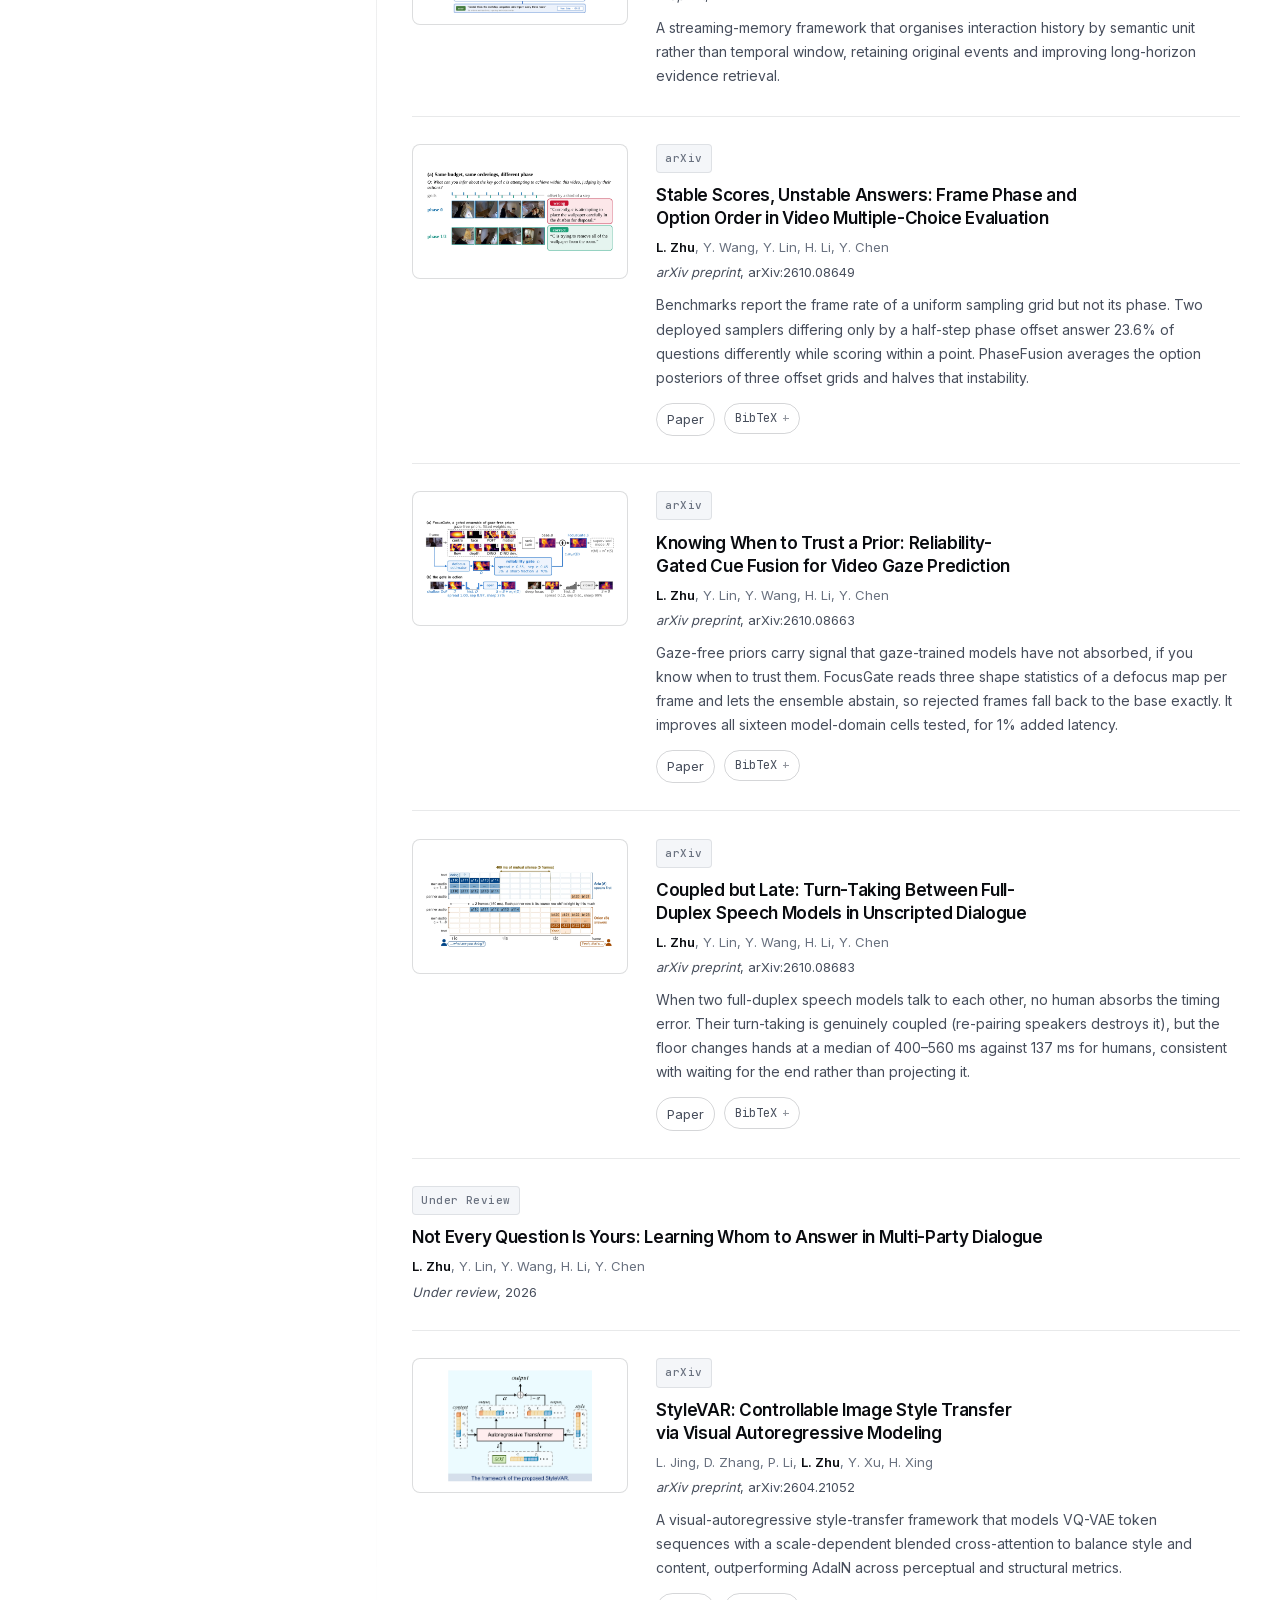
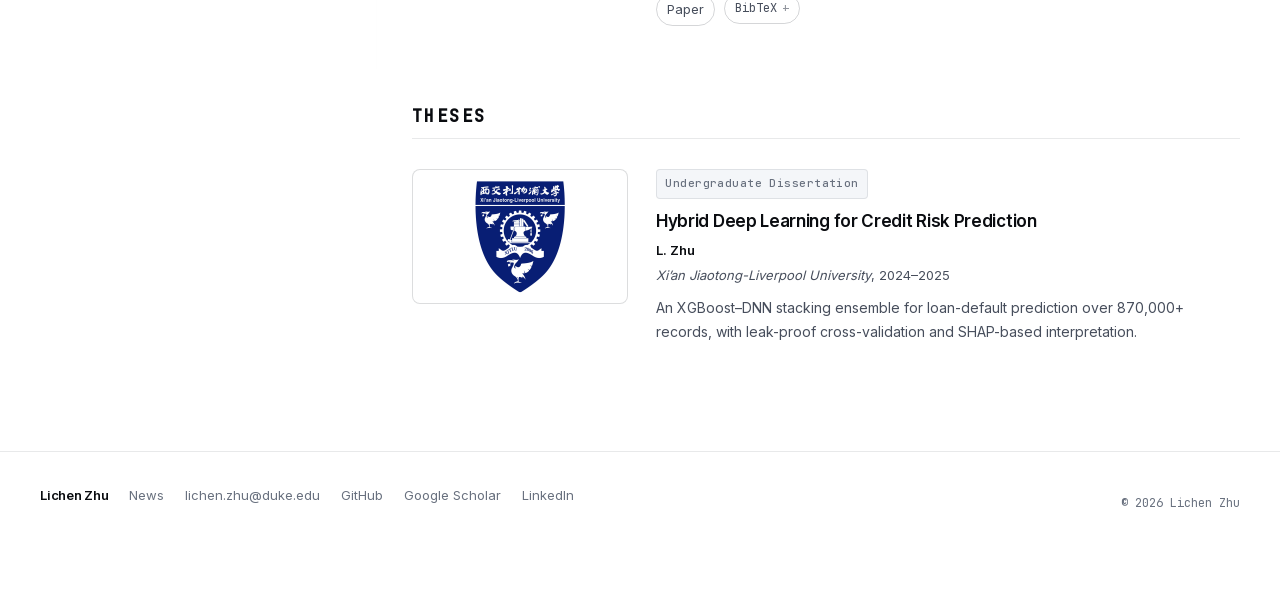
<file: publications.html>
<!DOCTYPE html>
<html lang="en">
<head>
<meta charset="utf-8">
<meta name="viewport" content="width=device-width, initial-scale=1">

<title>Publications | Lichen Zhu</title>
<meta name="description" content="Complete list of publications, preprints, and theses by Lichen Zhu.">
<meta name="author" content="Lichen Zhu">
<link rel="canonical" href="https://lichenzhu.github.io/publications.html">

<!-- Dark is the designed default; the stylesheet ships both palettes. -->
<meta name="color-scheme" content="dark light">
<!-- The banner is the top of every page in both themes, so the browser's own
     chrome is set to the same navy rather than to the page background. -->
<meta name="theme-color" content="#012169">

<!-- Search engines yes, generative-AI training no. -->
<meta name="robots" content="index, follow, noai, noimageai, max-image-preview:large">
<meta name="googlebot" content="index, follow, noai, noimageai">
<meta name="bingbot" content="index, follow, noai, noimageai">
<meta name="twitter:dnt" content="on">

<meta property="og:type" content="website">
<meta property="og:site_name" content="Lichen Zhu">
<meta property="og:title" content="Publications | Lichen Zhu">
<meta property="og:description" content="Complete list of publications, preprints, and theses by Lichen Zhu.">
<meta property="og:url" content="https://lichenzhu.github.io/publications.html">
<meta property="og:image" content="https://lichenzhu.github.io/assets/images/profile/lichen-zhu.jpg">
<meta property="og:locale" content="en_US">
<meta name="twitter:card" content="summary">

<link rel="icon" href="assets/favicon.svg" type="image/svg+xml">
<link rel="apple-touch-icon" href="assets/apple-touch-icon.png">
<link rel="preload" as="image" href="assets/images/profile/lichen-zhu.jpg" fetchpriority="high">
<link rel="preload" as="font" type="font/woff2" crossorigin
      href="assets/fonts/inter-latin.woff2">
<link rel="preload" as="font" type="font/woff2" crossorigin
      href="assets/fonts/eb-garamond-latin.woff2">
<link rel="stylesheet" href="assets/css/style.css">

<!-- Marks the document as scripted before first paint, so the publication
     cards render collapsed and the reveal animation has something to reveal. -->
<script>document.documentElement.className += ' js';</script>
</head>

<body>
<a class="skip-link" href="#main">Skip to content</a>

<!-- Decorative only: dot grid + accent bloom, fixed behind everything. -->
<div class="backdrop" aria-hidden="true"></div>

<!-- ═══════════════════════════════════════════════════════════════════════
     HEADER — the nav is real page-to-page navigation, not scroll anchors.
     Keep the item list identical across every page.
     ═══════════════════════════════════════════════════════════════════════ -->
<header class="site-header">
  <div class="container">
    <nav class="nav" aria-label="Primary">
      <!-- The lockup is two marks in one piece of artwork, so it carries two
           destinations: the wordmark goes to Duke, the unit name to the lab.
           Two hotspots over one image rather than two images — the dividing
           rect sits at x=136.53 of a 488.54 viewBox, and splitting the file
           there would put a fractional-pixel seam between the halves. The
           image is decorative because the two links carry the names. -->
      <div class="nav-brand">
        <img class="brand-mark" src="assets/images/logos/cei-lockup.svg" alt=""
             width="489" height="43">
        <a class="brand-hit brand-hit--duke" href="https://duke.edu"
           aria-label="Duke University"></a>
        <a class="brand-hit brand-hit--cei" href="https://cei.pratt.duke.edu/"
           aria-label="Center for Computational Evolutionary Intelligence"></a>
      </div>

      <button class="nav-toggle" type="button" aria-expanded="false"
              aria-controls="nav-list" aria-label="Toggle navigation menu">
        <svg class="icon-open" viewBox="0 0 24 24" fill="none" stroke="currentColor"
             stroke-width="1.8" stroke-linecap="round" aria-hidden="true">
          <path d="M3 6h18M3 12h18M3 18h18"/></svg>
        <svg class="icon-close" viewBox="0 0 24 24" fill="none" stroke="currentColor"
             stroke-width="1.8" stroke-linecap="round" aria-hidden="true">
          <path d="M5 5l14 14M19 5L5 19"/></svg>
      </button>

      <ul class="nav-list" id="nav-list">
        <li><a href="index.html">About</a></li>
        <li><a href="publications.html" aria-current="page">Publications</a></li>
        <li><a href="experience.html">Experience</a></li>
      </ul>
    </nav>
  </div>
</header>

<div class="container">
<div class="layout">

<!-- ═══════════════════════════════════════════════════════════════════════
     SIDEBAR — identity rail, sticky on desktop, stacked on narrow screens.
     IDENTICAL ON EVERY PAGE. There is no build step, so if you edit it here
     you must edit it in index / publications / news / experience alike.
     ═══════════════════════════════════════════════════════════════════════ -->
<aside class="sidebar" aria-label="Profile">

  <div class="sidebar-portrait">
    <img src="assets/images/profile/lichen-zhu.jpg"
         alt="Portrait of Lichen Zhu" width="480" height="480">
  </div>

  <p class="sidebar-name">Lichen Zhu</p>

  <p class="sidebar-role">
    M.S. Student, Electrical &amp; Computer Engineering,
    <strong>Duke University</strong>
    <span class="sidebar-role-sep"></span>
    Research Intern,
    <a href="https://cei.pratt.duke.edu/">Center for Computational Evolutionary Intelligence</a>
  </p>

  <!-- PROFILE LINKS -->
  <div class="sidebar-links">
    <a href="mailto:lichen.zhu@duke.edu">
      <svg viewBox="0 0 24 24" fill="none" stroke="currentColor" stroke-width="1.7"
           stroke-linecap="round" stroke-linejoin="round" aria-hidden="true">
        <rect x="2.5" y="4.5" width="19" height="15" rx="2"/><path d="M3 6l9 6.5L21 6"/></svg>
      lichen.zhu@duke.edu
    </a>

    <a href="https://github.com/LichenZhu">
      <svg viewBox="0 0 24 24" fill="currentColor" aria-hidden="true">
        <path d="M12 1.8a10.2 10.2 0 00-3.2 19.9c.5.1.7-.2.7-.5v-1.9c-2.8.6-3.4-1.3-3.4-1.3-.5-1.2-1.1-1.5-1.1-1.5-.9-.6.1-.6.1-.6 1 .1 1.5 1 1.5 1 .9 1.5 2.4 1.1 3 .8.1-.7.4-1.1.6-1.4-2.2-.3-4.6-1.1-4.6-5 0-1.1.4-2 1-2.7-.1-.3-.4-1.3.1-2.7 0 0 .8-.3 2.7 1a9.4 9.4 0 015 0c1.9-1.3 2.7-1 2.7-1 .5 1.4.2 2.4.1 2.7.6.7 1 1.6 1 2.7 0 3.9-2.4 4.7-4.6 5 .4.3.7.9.7 1.9v2.8c0 .3.2.6.7.5A10.2 10.2 0 0012 1.8z"/></svg>
      GitHub
    </a>

    <a href="https://www.linkedin.com/in/lichen-zhu-b25b42352">
      <svg viewBox="0 0 24 24" fill="currentColor" aria-hidden="true">
        <path d="M4.98 3.5a2.5 2.5 0 11-.02 5 2.5 2.5 0 01.02-5zM3 9h4v12H3zM10 9h3.8v1.7h.05c.53-.95 1.83-1.95 3.76-1.95 4.02 0 4.76 2.5 4.76 5.76V21h-4v-5.6c0-1.34-.03-3.06-1.9-3.06-1.9 0-2.2 1.46-2.2 2.96V21h-4z"/></svg>
      LinkedIn
    </a>

    <a href="https://scholar.google.com/citations?user=JjOxCNMAAAAJ&amp;hl=en">
      <svg viewBox="0 0 24 24" fill="none" stroke="currentColor" stroke-width="1.7"
           stroke-linecap="round" stroke-linejoin="round" aria-hidden="true">
        <path d="M12 3L1.5 8.5 12 14l10.5-5.5L12 3z"/>
        <path d="M5 10.8v4.7c0 1.9 3.1 3.5 7 3.5s7-1.6 7-3.5v-4.7"/></svg>
      Google Scholar
    </a>

    <a href="assets/files/Lichen_Zhu_CV.pdf">
      <svg viewBox="0 0 24 24" fill="none" stroke="currentColor" stroke-width="1.7"
           stroke-linecap="round" stroke-linejoin="round" aria-hidden="true">
        <path d="M14 2.5H7a2 2 0 00-2 2v15a2 2 0 002 2h10a2 2 0 002-2V7.5z"/>
        <path d="M14 2.5v5h5"/></svg>
      Curriculum Vitae
      <span class="cv-date">Nov 2026</span>
    </a>
  </div>


</aside>

<main id="main">
<header class="page-head">
  <h1 class="page-title">Publications</h1>
  <p class="page-lede">Papers, preprints, and theses. Author names follow the abbreviated form used in my CV.</p>
</header>

<!-- GENERATED: publication-entries — from data/publications.json via tools/build_pubs.py -->
  <p class="equal-note"><sup>*</sup> denotes equal contribution</p>

  <section class="group" aria-labelledby="g-peer">
    <h2 class="group-title" id="g-peer">Peer-Reviewed</h2>
    <ul class="entry-list">

      <li>
        <article class="entry" id="keyframe-sampling">
          <figure class="entry-figure">
            <img src="assets/images/publications/keyframe-sampling.webp"
                 alt="Figure from the paper: for two video questions, the frames scored most semantically relevant differ from the
frames scored most evidential, with the evidence curve peaking inside the segment that actually answers the
question"
                 loading="lazy" width="1500" height="590">
          </figure>
          <div class="entry-body">
            <p class="badges"><span class="badge">WACV 2027</span></p>
            <h3 class="entry-title">
              <a href="https://arxiv.org/abs/2604.01002">Query-Conditioned Evidential
              Keyframe Sampling for MLLM-Based Long-Form Video Understanding</a>
            </h3>
            <p class="entry-authors">
              <sup>*</sup>Y. Wang, <sup>*</sup><span class="author-me">L. Zhu</span>, Y. Lin, Y.
              Liu, J. Zhang, H. Li, Y. Chen
            </p>
            <p class="entry-venue">
              <em>IEEE/CVF Winter Conference on Applications of Computer Vision (WACV)</em>,
              2027
            </p>
            <p class="entry-summary">
              An information-bottleneck formulation of keyframe selection that maximises
              query-conditional mutual information and decomposes the combinatorial
              search into efficient frame-level scoring, improving long-form video QA
              under tight token budgets.
            </p>
            <div class="entry-links">
              <a href="https://arxiv.org/abs/2604.01002">Paper</a>
              <details class="bibtex">
                <summary>BibTeX</summary>
                <pre>@misc{wang2026queryconditionedevidentialkeyframesampling,
  title         = {Query-Conditioned Evidential Keyframe Sampling for MLLM-Based Long-Form Video Understanding},
  author        = {Yiheng Wang and Lichen Zhu and Yueqian Lin and Yudong Liu and Jingyang Zhang and Hai Li and Yiran Chen},
  year          = {2026},
  eprint        = {2604.01002},
  archivePrefix = {arXiv},
  primaryClass  = {cs.CV},
  url           = {https://arxiv.org/abs/2604.01002}
}</pre>
              </details>
            </div>
          </div>
        </article>
      </li>

      <li>
        <article class="entry" id="memory-compression">
          <figure class="entry-figure">
            <img src="assets/images/publications/memory-compression.webp"
                 alt="Figure from the paper: a user tells an assistant facts over several days, the assistant compresses its
conversation memory, and days later either recalls the penicillin allergy or asks the user to state it again"
                 loading="lazy" width="1600" height="573">
          </figure>
          <div class="entry-body">
            <p class="badges"><span class="badge">HumanSys 2026</span><span class="badge badge--award">Best Paper Award</span></p>
            <h3 class="entry-title">
              <a href="https://arxiv.org/abs/2609.05767">Will My Assistant Remember My
              Allergy? What Personal LLM Assistants Forget When Conversation Memory Is
              Compressed</a>
            </h3>
            <p class="entry-authors">
              <span class="author-me">L. Zhu</span>, Y. Lin, Y. Wang, Y. Liu, H. Li, Y. Chen
            </p>
            <p class="entry-venue">
              <em>ACM Workshop on Human-Centered Systems (HumanSys)</em>, 2026. Co-located with
              ACM MobiCom 2026
            </p>
            <p class="entry-summary">
              On PA-Bench, 100 assistant conversations we construct, a fact mentioned in
              passing survives compression to the question that needs it 0–1% of the
              time, against 97% with full memory. A compressed cache is an
              inference-reuse mechanism, not a persistence layer.
            </p>
            <div class="entry-links">
              <a href="https://arxiv.org/abs/2609.05767">Paper</a>
              <details class="bibtex">
                <summary>BibTeX</summary>
                <pre>@misc{zhu2026assistantrememberallergypersonal,
  title         = {Will My Assistant Remember My Allergy? What Personal LLM Assistants Forget When Conversation Memory Is Compressed},
  author        = {Lichen Zhu and Yueqian Lin and Yiheng Wang and Yudong Liu and Hai Li and Yiran Chen},
  year          = {2026},
  eprint        = {2609.05767},
  archivePrefix = {arXiv},
  primaryClass  = {cs.HC},
  doi           = {10.1145/3842436.3843817},
  url           = {https://arxiv.org/abs/2609.05767}
}</pre>
              </details>
            </div>
          </div>
        </article>
      </li>

      <li>
        <article class="entry" id="absent-answer">
          <figure class="entry-figure">
            <img src="assets/images/publications/streaming-absent-answer.webp"
                 alt="Figure from the paper: a viewer asks which symbol of the festival the video introduces, none of the three
options is correct, and one model answers “B. Moose” while a reliable one answers “None of the above”"
                 loading="lazy" width="1500" height="793">
          </figure>
          <div class="entry-body">
            <p class="badges"><span class="badge">EMNLP 2026</span></p>
            <h3 class="entry-title">
              <a href="https://arxiv.org/abs/2606.08239">When No Answer Is Correct:
              Diagnosing Absent Answer Detection for MLLMs in Video Understanding</a>
            </h3>
            <p class="entry-authors">
              Y. Wang, Y. Lin, <span class="author-me">L. Zhu</span>, Y. Liu, H. Li, Y. Chen
            </p>
            <p class="entry-venue">
              <em>Conference on Empirical Methods in Natural Language Processing (EMNLP)</em>,
              2026
            </p>
            <p class="entry-summary">
              A diagnostic study showing that video MLLMs select plausible distractors
              instead of recognising when the correct answer is absent, a failure that
              worsens under temporal reasoning and resists prompting-based fixes.
            </p>
            <div class="entry-links">
              <a href="https://arxiv.org/abs/2606.08239">Paper</a>
              <details class="bibtex">
                <summary>BibTeX</summary>
                <pre>@misc{wang2026answercorrectdiagnosingabsent,
  title         = {When No Answer Is Correct: Diagnosing Absent Answer Detection for MLLMs in Video Understanding},
  author        = {Yiheng Wang and Yueqian Lin and Lichen Zhu and Yudong Liu and Hai Li and Yiran Chen},
  year          = {2026},
  eprint        = {2606.08239},
  archivePrefix = {arXiv},
  primaryClass  = {cs.AI},
  url           = {https://arxiv.org/abs/2606.08239}
}</pre>
              </details>
            </div>
          </div>
        </article>
      </li>

    </ul>
  </section>

  <section class="group" aria-labelledby="g-preprint">
    <h2 class="group-title" id="g-preprint">Preprints</h2>
    <ul class="entry-list">

      <li>
        <article class="entry" id="semantic-unit-aggregation">
          <figure class="entry-figure">
            <img src="assets/images/publications/semantic-unit-aggregation.webp"
                 alt="Figure from the paper: a verbatim interaction stream is aggregated into scene, belief and entity indexes, then
queried twelve hours later"
                 loading="lazy" width="1500" height="1255">
          </figure>
          <div class="entry-body">
            <p class="badges"><span class="badge badge--muted">Preprint</span></p>
            <h3 class="entry-title">
              Semantic-Unit Aggregation for Streaming Interaction Memory
            </h3>
            <p class="entry-authors">
              <span class="author-me">L. Zhu</span>, Y. Lin, Y. Wang, H. Li, Y. Chen
            </p>
            <p class="entry-venue">
              <em>Preprint</em>, 2026
            </p>
            <p class="entry-summary">
              A streaming-memory framework that organises interaction history by
              semantic unit rather than temporal window, retaining original events and
              improving long-horizon evidence retrieval.
            </p>
          </div>
        </article>
      </li>

      <li>
        <article class="entry" id="frame-phase">
          <figure class="entry-figure">
            <img src="assets/images/publications/frame-phase.webp"
                 alt="Figure from the paper: the same eight-frame budget read at two grid phases returns a wrong answer at one phase
and the correct answer at the other"
                 loading="lazy" width="1500" height="634">
          </figure>
          <div class="entry-body">
            <p class="badges"><span class="badge badge--muted">arXiv</span></p>
            <h3 class="entry-title">
              <a href="https://arxiv.org/abs/2610.08649">Stable Scores, Unstable Answers:
              Frame Phase and Option Order in Video Multiple-Choice Evaluation</a>
            </h3>
            <p class="entry-authors">
              <span class="author-me">L. Zhu</span>, Y. Wang, Y. Lin, H. Li, Y. Chen
            </p>
            <p class="entry-venue">
              <em>arXiv preprint</em>, arXiv:2610.08649
            </p>
            <p class="entry-summary">
              Benchmarks report the frame rate of a uniform sampling grid but not its
              phase. Two deployed samplers differing only by a half-step phase offset
              answer 23.6% of questions differently while scoring within a point.
              PhaseFusion averages the option posteriors of three offset grids and
              halves that instability.
            </p>
            <div class="entry-links">
              <a href="https://arxiv.org/abs/2610.08649">Paper</a>
              <details class="bibtex">
                <summary>BibTeX</summary>
                <pre>@misc{zhu2026stablescoresunstableanswers,
  title         = {Stable Scores, Unstable Answers: Frame Phase and Option Order in Video Multiple-Choice Evaluation},
  author        = {Lichen Zhu and Yiheng Wang and Yueqian Lin and Hai Li and Yiran Chen},
  year          = {2026},
  eprint        = {2610.08649},
  archivePrefix = {arXiv},
  primaryClass  = {cs.CV},
  url           = {https://arxiv.org/abs/2610.08649}
}</pre>
              </details>
            </div>
          </div>
        </article>
      </li>

      <li>
        <article class="entry" id="focusgate">
          <figure class="entry-figure">
            <img src="assets/images/publications/focusgate.webp"
                 alt="Figure from the paper: eight gaze-free priors are rank-summed into a base prediction, and a reliability gate
reading a defocus map decides per frame whether that map enters the sum"
                 loading="lazy" width="1500" height="608">
          </figure>
          <div class="entry-body">
            <p class="badges"><span class="badge badge--muted">arXiv</span></p>
            <h3 class="entry-title">
              <a href="https://arxiv.org/abs/2610.08663">Knowing When to Trust a Prior:
              Reliability-Gated Cue Fusion for Video Gaze Prediction</a>
            </h3>
            <p class="entry-authors">
              <span class="author-me">L. Zhu</span>, Y. Lin, Y. Wang, H. Li, Y. Chen
            </p>
            <p class="entry-venue">
              <em>arXiv preprint</em>, arXiv:2610.08663
            </p>
            <p class="entry-summary">
              Gaze-free priors carry signal that gaze-trained models have not absorbed,
              if you know when to trust them. FocusGate reads three shape statistics of
              a defocus map per frame and lets the ensemble abstain, so rejected frames
              fall back to the base exactly. It improves all sixteen model-domain cells
              tested, for 1% added latency.
            </p>
            <div class="entry-links">
              <a href="https://arxiv.org/abs/2610.08663">Paper</a>
              <details class="bibtex">
                <summary>BibTeX</summary>
                <pre>@misc{zhu2026knowingtrustpriorreliabilitygated,
  title         = {Knowing When to Trust a Prior: Reliability-Gated Cue Fusion for Video Gaze Prediction},
  author        = {Lichen Zhu and Yueqian Lin and Yiheng Wang and Hai Li and Yiran Chen},
  year          = {2026},
  eprint        = {2610.08663},
  archivePrefix = {arXiv},
  primaryClass  = {cs.CV},
  url           = {https://arxiv.org/abs/2610.08663}
}</pre>
              </details>
            </div>
          </div>
        </article>
      </li>

      <li>
        <article class="entry" id="turn-taking">
          <figure class="entry-figure">
            <img src="assets/images/publications/turn-taking.webp"
                 alt="Figure from the paper: two speech models exchange audio tokens on a shared clock, with 400 ms of mutual
silence between one speaker finishing and the other answering"
                 loading="lazy" width="1500" height="644">
          </figure>
          <div class="entry-body">
            <p class="badges"><span class="badge badge--muted">arXiv</span></p>
            <h3 class="entry-title">
              <a href="https://arxiv.org/abs/2610.08683">Coupled but Late: Turn-Taking
              Between Full-Duplex Speech Models in Unscripted Dialogue</a>
            </h3>
            <p class="entry-authors">
              <span class="author-me">L. Zhu</span>, Y. Lin, Y. Wang, H. Li, Y. Chen
            </p>
            <p class="entry-venue">
              <em>arXiv preprint</em>, arXiv:2610.08683
            </p>
            <p class="entry-summary">
              When two full-duplex speech models talk to each other, no human absorbs
              the timing error. Their turn-taking is genuinely coupled (re-pairing
              speakers destroys it), but the floor changes hands at a median of 400–560
              ms against 137 ms for humans, consistent with waiting for the end rather
              than projecting it.
            </p>
            <div class="entry-links">
              <a href="https://arxiv.org/abs/2610.08683">Paper</a>
              <details class="bibtex">
                <summary>BibTeX</summary>
                <pre>@misc{zhu2026coupledlateturntakingfullduplex,
  title         = {Coupled but Late: Turn-Taking Between Full-Duplex Speech Models in Unscripted Dialogue},
  author        = {Lichen Zhu and Yueqian Lin and Yiheng Wang and Hai Li and Yiran Chen},
  year          = {2026},
  eprint        = {2610.08683},
  archivePrefix = {arXiv},
  primaryClass  = {cs.AI},
  url           = {https://arxiv.org/abs/2610.08683}
}</pre>
              </details>
            </div>
          </div>
        </article>
      </li>

      <li>
        <article class="entry entry--notease" id="whom-to-answer">
          <div class="entry-body">
            <p class="badges"><span class="badge badge--muted">Under Review</span></p>
            <h3 class="entry-title">
              Not Every Question Is Yours: Learning Whom to Answer in Multi-Party Dialogue
            </h3>
            <p class="entry-authors">
              <span class="author-me">L. Zhu</span>, Y. Lin, Y. Wang, H. Li, Y. Chen
            </p>
            <p class="entry-venue">
              <em>Under review</em>, 2026
            </p>
          </div>
        </article>
      </li>

      <li>
        <article class="entry" id="stylevar">
          <figure class="entry-figure">
            <img src="assets/images/publications/stylevar.webp"
                 alt="Figure from the paper: the StyleVAR architecture, where content and style token sequences enter an
autoregressive transformer and its two attention branches are blended by a scale-dependent coefficient"
                 loading="lazy" width="1500" height="1154">
          </figure>
          <div class="entry-body">
            <p class="badges"><span class="badge badge--muted">arXiv</span></p>
            <h3 class="entry-title">
              <a href="https://arxiv.org/abs/2604.21052">StyleVAR: Controllable Image Style
              Transfer via Visual Autoregressive Modeling</a>
            </h3>
            <p class="entry-authors">
              L. Jing, D. Zhang, P. Li, <span class="author-me">L. Zhu</span>, Y. Xu, H. Xing
            </p>
            <p class="entry-venue">
              <em>arXiv preprint</em>, arXiv:2604.21052
            </p>
            <p class="entry-summary">
              A visual-autoregressive style-transfer framework that models VQ-VAE token
              sequences with a scale-dependent blended cross-attention to balance style
              and content, outperforming AdaIN across perceptual and structural metrics.
            </p>
            <div class="entry-links">
              <a href="https://arxiv.org/abs/2604.21052">Paper</a>
              <details class="bibtex">
                <summary>BibTeX</summary>
                <pre>@misc{jing2026stylevarcontrollableimagestyle,
  title         = {StyleVAR: Controllable Image Style Transfer via Visual Autoregressive Modeling},
  author        = {Liqi Jing and Dingming Zhang and Peinian Li and Lichen Zhu and Yang Xu and Hanyu Xing},
  year          = {2026},
  eprint        = {2604.21052},
  archivePrefix = {arXiv},
  primaryClass  = {cs.CV},
  url           = {https://arxiv.org/abs/2604.21052}
}</pre>
              </details>
            </div>
          </div>
        </article>
      </li>

    </ul>
  </section>

  <section class="group" aria-labelledby="g-thesis">
    <h2 class="group-title" id="g-thesis">Theses</h2>
    <ul class="entry-list">

      <li>
        <article class="entry" id="credit-risk">
          <figure class="entry-figure">
            <img class="fig-mark" src="assets/images/logos/xjtlu.png"
                 alt=""
                 loading="lazy" width="360" height="448">
          </figure>
          <div class="entry-body">
            <p class="badges"><span class="badge badge--muted">Undergraduate Dissertation</span></p>
            <h3 class="entry-title">
              Hybrid Deep Learning for Credit Risk Prediction
            </h3>
            <p class="entry-authors">
              <span class="author-me">L. Zhu</span>
            </p>
            <p class="entry-venue">
              <em>Xi’an Jiaotong-Liverpool University</em>, 2024–2025
            </p>
            <p class="entry-summary">
              An XGBoost–DNN stacking ensemble for loan-default prediction over 870,000+
              records, with leak-proof cross-validation and SHAP-based interpretation.
            </p>
          </div>
        </article>
      </li>

    </ul>
  </section>
<!-- /GENERATED: publication-entries -->

</main>

</div><!-- /.layout -->
</div><!-- /.container -->

<!-- Corner stamp. Hard-coded; bump every page with the sed command in the README. -->
<div class="stamp" role="status" aria-label="Page last updated">
  <span class="dot" aria-hidden="true"></span>
  Updated <time datetime="2026-11-23">2026-11-23</time>
</div>

<footer class="site-footer">
  <div class="container">
    <div class="footer-inner">
      <p class="footer-links">
        <span class="footer-name">Lichen Zhu</span>
        <a href="news.html">News</a>
        <a href="mailto:lichen.zhu@duke.edu">lichen.zhu@duke.edu</a>
        <a href="https://github.com/LichenZhu">GitHub</a>
        <a href="https://scholar.google.com/citations?user=JjOxCNMAAAAJ&amp;hl=en">Google Scholar</a>
        <a href="https://www.linkedin.com/in/lichen-zhu-b25b42352">LinkedIn</a>
      </p>
      <p class="footer-meta">&copy; <span id="year">2026</span> Lichen Zhu</p>
    </div>
  </div>
</footer>

<script src="assets/js/main.js" defer></script>

<script type="application/ld+json">
{
  "@context": "https://schema.org",
  "@type": "CollectionPage",
  "name": "Publications | Lichen Zhu",
  "url": "https://lichenzhu.github.io/publications.html",
  "inLanguage": "en",
  "about": {
    "@type": "Person",
    "@id": "https://lichenzhu.github.io/#person",
    "name": "Lichen Zhu",
    "url": "https://lichenzhu.github.io/"
  }
}
</script>

</body>
</html>
</file>
<file: assets/css/style.css>
/* ==========================================================================
   Lichen Zhu — personal academic homepage

   Dark-first. Every colour is a custom property on :root (dark); the light
   theme is one @media block that overrides those properties and nothing else.

     1. Tokens            6. Sidebar             10. Timeline
     2. Base              7. Section furniture   11. Footer
     3. Backdrop          8. Publication cards   12. Responsive
                         10d. Corner stamp
     4. Layout            9. News                13. Motion / print
     5. Header / nav
   ========================================================================== */

/* 0. Fonts ---------------------------------------------------------------

   Self-hosted rather than pulled from fonts.googleapis.com. Three reasons, in
   order of weight:

     1. One less third party. A stylesheet from another origin is a render
        blocker on a host this site does not control, and it has to resolve DNS
        and negotiate TLS with two extra hosts before a single glyph arrives.
     2. Google Fonts logs the visitor's IP. Serving the files from here means a
        reader of an academic page is not announced to an ad company.
     3. Same origin means the preload below actually helps.

   The unicode-range values are Google's own, unchanged, so a browser still
   fetches only the subset a page needs — on this site that is latin, and
   latin-ext sits unused until someone's name needs it.
   ------------------------------------------------------------------------ */

@font-face {
  font-family: 'Inter';
  font-style: normal;
  font-weight: 400 600;
  font-display: swap;
  src: url(../fonts/inter-latin.woff2) format('woff2');
  unicode-range: U+0000-00FF, U+0131, U+0152-0153, U+02BB-02BC, U+02C6, U+02DA, U+02DC, U+0304, U+0308, U+0329, U+2000-206F, U+20AC, U+2122, U+2191, U+2193, U+2212, U+2215, U+FEFF, U+FFFD;
}

@font-face {
  font-family: 'Inter';
  font-style: normal;
  font-weight: 400 600;
  font-display: swap;
  src: url(../fonts/inter-latin-ext.woff2) format('woff2');
  unicode-range: U+0100-02BA, U+02BD-02C5, U+02C7-02CC, U+02CE-02D7, U+02DD-02FF, U+0304, U+0308, U+0329, U+1D00-1DBF, U+1E00-1E9F, U+1EF2-1EFF, U+2020, U+20A0-20AB, U+20AD-20C0, U+2113, U+2C60-2C7F, U+A720-A7FF;
}

@font-face {
  font-family: 'EB Garamond';
  font-style: normal;
  font-weight: 500 700;
  font-display: swap;
  src: url(../fonts/eb-garamond-latin.woff2) format('woff2');
  unicode-range: U+0000-00FF, U+0131, U+0152-0153, U+02BB-02BC, U+02C6, U+02DA, U+02DC, U+0304, U+0308, U+0329, U+2000-206F, U+20AC, U+2122, U+2191, U+2193, U+2212, U+2215, U+FEFF, U+FFFD;
}

@font-face {
  font-family: 'EB Garamond';
  font-style: normal;
  font-weight: 500 700;
  font-display: swap;
  src: url(../fonts/eb-garamond-latin-ext.woff2) format('woff2');
  unicode-range: U+0100-02BA, U+02BD-02C5, U+02C7-02CC, U+02CE-02D7, U+02DD-02FF, U+0304, U+0308, U+0329, U+1D00-1DBF, U+1E00-1E9F, U+1EF2-1EFF, U+2020, U+20A0-20AB, U+20AD-20C0, U+2113, U+2C60-2C7F, U+A720-A7FF;
}

@font-face {
  font-family: 'JetBrains Mono';
  font-style: normal;
  font-weight: 400 500;
  font-display: swap;
  src: url(../fonts/jetbrains-mono-latin.woff2) format('woff2');
  unicode-range: U+0000-00FF, U+0131, U+0152-0153, U+02BB-02BC, U+02C6, U+02DA, U+02DC, U+0304, U+0308, U+0329, U+2000-206F, U+20AC, U+2122, U+2191, U+2193, U+2212, U+2215, U+FEFF, U+FFFD;
}

@font-face {
  font-family: 'JetBrains Mono';
  font-style: normal;
  font-weight: 400 500;
  font-display: swap;
  src: url(../fonts/jetbrains-mono-latin-ext.woff2) format('woff2');
  unicode-range: U+0100-02BA, U+02BD-02C5, U+02C7-02CC, U+02CE-02D7, U+02DD-02FF, U+0304, U+0308, U+0329, U+1D00-1DBF, U+1E00-1E9F, U+1EF2-1EFF, U+2020, U+20A0-20AB, U+20AD-20C0, U+2113, U+2C60-2C7F, U+A720-A7FF;
}

/* 1. Tokens -------------------------------------------------------------- */

:root {
  color-scheme: dark light;

  /* Surfaces, darkest to lightest */
  --bg:        #08090b;
  --bg-1:      #0c0e12;   /* cards, raised panels     */
  --bg-2:      #121620;   /* hover                    */

  /* Hairlines. Alpha, so they sit correctly on any surface. */
  --rule:      rgba(255, 255, 255, .07);
  --rule-2:    rgba(255, 255, 255, .14);

  /* Text, brightest to dimmest */
  --ink:       #f3f5f8;   /* headings                 */
  --body:      #a5adbb;   /* body copy                */
  --muted:     #7b8493;   /* metadata, authors        */
  --faint:     #575f6d;   /* decorative fills only — too low-contrast for text */

  /* One accent, one partner for gradients. Used sparingly. */
  --accent:     #4d9cff;
  --accent-2:   #7b6cff;
  --accent-ink: #a6cbff;  /* accent text on dark      */
  --accent-dim: rgba(77, 156, 255, .13);
  --glow:       rgba(77, 156, 255, .30);
  /* The live lattice (assets/js/field.js): the colour a lit grain turns, the
     brightest crest, how strong the light is, and how it combines. */
  --field-lit:   #4d9cff;
  --field-hot:   #e6f1ff;
  --field-alpha: .95;
  --field-blend: lighter;

  /* Marks a distinction — the Oral badge and the honours-list bullets. Bright
     on dark, deep on light: a green light enough to read as bright on white
     cannot clear 4.5:1 against it (#16a34a manages 3.3), so the two themes
     take the two ends of one green scale rather than pretending a single
     value works for both. */
  --award:      #4ade80;
  --award-dim:  rgba(74, 222, 128, .13);

  /* "First Class Honours" keeps the older gold — a degree classification
     reads as a classic distinction, not a conference one, so it stays on its
     own token rather than following --award's move to green. */
  --gold:       #e0b968;

  /* Duke Blue does not change with the theme — the banner is institutional
     livery, not page chrome. Declared once, here, so it cannot go undefined
     on dark the way it silently did before. */
  --duke:       #012169;

  /* Teaser figures sit on a white plate in both themes. Two of them are pulled
     straight out of the papers: white ground, dark text printed onto it, and
     photographs inside — there is nothing to key out and no filter that
     survives. Rather than let half the grid go white and half stay
     transparent, every figure gets the same plate, the way figures sit on a
     page. It also hides the letterboxing: a 2.8:1 figure and a 1.2:1 figure
     both blend into a ground the same colour as their own. */
  --fig-bg:     #ffffff;
  --fig-line:   rgba(9, 14, 24, .14);

  /* Three faces, three jobs, no overlap:
       --sans     prose and UI
       --display  the name, page titles, section titles, the unit signature
       --mono     every piece of data — dates, venues, labels, counts

     The display face is a Garamond on purpose. Duke's own wordmark is set in
     Garamond LT 3, and EB Garamond is the Garamond in Duke's brand palette
     (brand.duke.edu serves it as its web serif), so the unit name beside the
     wordmark is drawn in the same letterforms as the mark itself.
     All three are variable fonts; the latin subsets total about 122 KB. */
  --sans: "Inter", -apple-system, BlinkMacSystemFont, "Segoe UI", Roboto,
          "Helvetica Neue", Arial, sans-serif;
  --display: "EB Garamond", "Iowan Old Style", "Palatino Linotype", Palatino,
             Georgia, "Times New Roman", serif;
  --mono: "JetBrains Mono", ui-monospace, SFMono-Regular, "SF Mono", Menlo,
          Consolas, "Liberation Mono", monospace;

  /* ── Type scale ────────────────────────────────────────────────────────
     Replaces 31 ad-hoc font-sizes. Every rule below picks from these
     steps; if a new size feels necessary, the scale is probably wrong. */
  --t-micro: .6875rem;   /* 11px — badges, the corner stamp             */
  --t-label: .75rem;     /* 12px — mono eyebrows, dates, timeline meta  */
  --t-fine:  .8125rem;   /* 13px — authors, venues, nav, link pills     */
  --t-small: .875rem;    /* 14px — sidebar role, roles, descriptions    */
  --t-body:  1rem;       /* 16px — prose                               */
  --t-title: 1.0625rem;  /* 17px — card and entry titles               */

  /* A Garamond's x-height runs about 15% shorter than a grotesque at the
     same em, so the display steps carry their own values rather than
     borrowing the UI scale — at --t-title they would read undersized. */
  --t-org:     1.25rem;  /* 20px — institution names                    */
  --t-subhead: 1.375rem; /* 22px — the modal title                      */
  --t-display: 2.625rem; /* 42px — page titles, the name                */

  /* ── Line heights ─────────────────────────────────────────────────── */
  --lh-tight:   1.15;    /* display                                    */
  --lh-snug:    1.35;    /* headings, card titles                      */
  --lh-normal:  1.55;    /* UI text, metadata                          */
  --lh-relaxed: 1.72;    /* prose                                      */

  /* ── Tracking ─────────────────────────────────────────────────────── */
  --tr-head:    -.018em; /* card and entry titles, set in --sans        */
  --tr-body:    0;       /* Inter is drawn for zero at text sizes      */
  --tr-serif:   -.008em; /* serifs do not want grotesque tracking      */
  --tr-caps:    .13em;   /* uppercase mono labels need opening up      */

  --container: 1340px;
  --gutter: 2.5rem;
  --header-h: 60px;
  --sidebar-w: 300px;
  --col-gap: 4.5rem;

  --r-sm: 4px;
  --r-md: 8px;
  --r-lg: 14px;
}

@media (prefers-color-scheme: light) {
  :root {
    --bg:        #ffffff;
    --bg-1:      #fbfbfc;
    --bg-2:      #f4f6f9;

    --rule:      rgba(9, 14, 24, .09);
    --rule-2:    rgba(9, 14, 24, .17);

    --ink:       #0a0c10;
    --body:      #474e5c;
    --muted:     #69717f;
    --faint:     #98a0ae;   /* decorative fills only, see above */

    /* Duke Blue carries the accent, but it cannot carry a link: #012169 next
       to body grey is a 1.77:1 luminance step, so an unlined link in a
       paragraph just reads as darker text — which is exactly what happened.
       Links get the brighter blue of the same hue family instead. For scale:
       jonbarron.info uses #1772d0, yueqianlin.com #39c, both unlined. */
    --accent:     #012169;
    --accent-2:   #00539b;
    --accent-ink: #0f62c9;
    --accent-dim: rgba(1, 33, 105, .07);
    --glow:       rgba(1, 33, 105, .16);
    /* On white light cannot add up, so grains are ink: the link blue, with
       navy at the crests, and no bloom. */
    --field-lit:   #0f62c9;
    --field-hot:   #012169;
    --field-alpha: .7;
    --field-blend: normal;

    --award:      #15803d;
    --award-dim:  rgba(21, 128, 61, .10);

    --gold:       #8a6a1f;
  }

  .tl-mark { opacity: 1; border-color: var(--rule); }
}

/* 2. Base ---------------------------------------------------------------- */

*, *::before, *::after { box-sizing: border-box; }

html {
  -webkit-text-size-adjust: 100%;
  scroll-behavior: smooth;
  scroll-padding-top: calc(var(--header-h) + 24px);
}

body {
  margin: 0;
  background: var(--bg);
  color: var(--body);
  font-family: var(--sans);
  font-size: var(--t-body);
  line-height: var(--lh-relaxed);
  letter-spacing: var(--tr-body);
  /* cv05 gives the l a tail, which stops Il1 collapsing in author initials
     and venue acronyms. Optical sizing lets Inter thin its own hairlines as
     the display size grows. */
  font-feature-settings: "kern" 1, "liga" 1, "cv05" 1;
  font-optical-sizing: auto;
  -webkit-font-smoothing: antialiased;
  -moz-osx-font-smoothing: grayscale;
  overflow-wrap: break-word;
}

h1, h2, h3, h4 {
  color: var(--ink);
  font-weight: 600;
  line-height: var(--lh-snug);
  letter-spacing: var(--tr-head);
  margin: 0;
  /* Stops a heading dropping one orphan word onto its own line. */
  text-wrap: balance;
}

/* Avoids single-word last lines in running text. */
p, .prose li { text-wrap: pretty; }

p { margin: 0 0 1rem; }
p:last-child { margin-bottom: 0; }

a { color: var(--accent-ink); text-decoration: none; transition: color .15s ease; }
a:hover { color: var(--ink); }

/* Inline prose links carry colour and a little extra weight instead of a
   rule — a paragraph with four underlined names in it reads as fencing.

   Colour alone is not enough on its own, and not as a matter of taste: the
   luminance ratio between link and body text is 1.36:1 on dark and 1.77:1 on
   light, well under the 3:1 that WCAG 1.4.1 wants before colour may carry a
   distinction by itself. Weight is the second static cue; hover and focus
   bring the underline back, which is the interaction cue the same criterion
   asks for. */
.prose a, .pub-summary a, .entry-summary a, .news-list a {
  color: var(--accent-ink);
  font-weight: 500;
  text-decoration: none;
  text-decoration-thickness: 1px;
  text-underline-offset: .18em;
  text-decoration-skip-ink: auto;
  transition: color .18s ease;
}
.prose a:hover, .pub-summary a:hover, .entry-summary a:hover, .news-list a:hover,
.prose a:focus-visible, .pub-summary a:focus-visible,
.entry-summary a:focus-visible, .news-list a:focus-visible {
  color: var(--ink);
  text-decoration: underline;
  text-decoration-color: var(--accent);
}

img { max-width: 100%; height: auto; display: block; }
ul, ol { margin: 0; padding: 0; }
li { list-style: none; }

::selection { background: var(--accent); color: var(--bg); }

html { scrollbar-color: var(--rule-2) transparent; scrollbar-width: thin; }
::-webkit-scrollbar { width: 11px; height: 11px; }
::-webkit-scrollbar-track { background: transparent; }
::-webkit-scrollbar-thumb {
  background: var(--rule-2);
  border-radius: 99px;
  border: 3px solid var(--bg);
}
::-webkit-scrollbar-thumb:hover { background: var(--muted); }

:focus-visible {
  outline: 2px solid var(--accent);
  outline-offset: 3px;
  border-radius: 2px;
}
/* The banner is Duke navy in both themes, and on the light theme --accent is
   that same navy — a focus ring drawn in it was invisible on the one control
   set a keyboard user reaches first. Inside the banner the ring is white. */
.site-header :focus-visible { outline-color: #ffffff; }

/* Every piece of metadata on this site is set in mono. It is the one
   consistent signal that separates data from prose. */
.mono, .badge, .news-date, .tl-meta, .pub-hint,
.section-title, .subsection-title, .group-title,
.error-code, .honor-year, .tags-label,
.stamp, .footer-meta, .tag, .news-photo figcaption {
  font-family: var(--mono);
  font-variant-numeric: tabular-nums lining-nums;
  font-feature-settings: "kern" 1;
}

.skip-link {
  position: absolute; left: -9999px; top: 0; z-index: 200;
  background: var(--bg-1); color: var(--accent-ink);
  padding: .7rem 1.1rem; font-size: var(--t-fine);
  border: 1px solid var(--rule-2); border-radius: var(--r-sm);
}
.skip-link:focus { left: .75rem; top: .75rem; }

/* 3. Backdrop ------------------------------------------------------------
   A dot grid and one soft accent bloom, both fixed and non-interactive.
   They give the page depth without putting anything behind the text. The
   live version (assets/js/field.js) is switched off: no page loads it, so
   this static grid is what everyone sees. The two .backdrop rules below are
   only used if it is switched back on.
   ------------------------------------------------------------------------ */

.backdrop {
  position: fixed;
  inset: 0;
  z-index: -1;
  pointer-events: none;
  overflow: hidden;
}

.backdrop::before {
  content: "";
  position: absolute;
  inset: 0;
  background-image: radial-gradient(circle at center, var(--rule) 1px, transparent 1px);
  background-size: 24px 24px;
  /* Fade the grid out below the fold so it reads as texture, not wallpaper. */
  -webkit-mask-image: linear-gradient(180deg, #000 0%, transparent 62%);
  mask-image: linear-gradient(180deg, #000 0%, transparent 62%);
  opacity: .85;
}

.backdrop > canvas { position: absolute; top: 0; left: 0; display: block; }  /* sized by field.js */
.backdrop.is-live::before { display: none; }
.backdrop::after {
  content: "";
  position: absolute;
  top: -22rem;
  left: -14rem;
  width: 60rem;
  height: 46rem;
  border-radius: 50%;
  background: radial-gradient(closest-side, var(--glow), transparent 72%);
  filter: blur(24px);
  opacity: .55;
}

/* 4. Layout -------------------------------------------------------------- */

.container {
  width: 100%;
  max-width: var(--container);
  margin: 0 auto;
  padding: 0 var(--gutter);
}
/* The rule between the two columns. A sticky sidebar cannot carry a
   full-height border, so the divider is drawn on the grid itself. */
.layout::before {
  content: "";
  position: absolute;
  top: 0; bottom: 0;
  left: calc(var(--sidebar-w) + var(--col-gap) / 2);
  width: 1px;
  background: linear-gradient(180deg, var(--rule-2), var(--rule) 26%, transparent 92%);
}

.layout {
  position: relative;
  display: grid;
  grid-template-columns: var(--sidebar-w) minmax(0, 1fr);
  gap: var(--col-gap);
  align-items: start;
  padding: 4rem 0 2rem;
}

.section { padding: 2.5rem 0; }
.section:first-child,
/* The greeting took over the first-child slot, so About was getting its full
   top padding on top of the greeting's own margin — 76px of accidental gap. */
.greeting + .section { padding-top: 0; }

/* 5. Header / navigation ------------------------------------------------- */

/* The banner is Duke navy in both themes — it is institutional livery, not
   page chrome, so it does not follow the light/dark palette. Every colour
   inside it is therefore written against navy, not against a token. */
.site-header {
  position: sticky;
  top: 0;
  z-index: 50;
  background: var(--duke);
  border-bottom: 1px solid rgba(255, 255, 255, .13);
  transition: box-shadow .25s ease;
}
.site-header.is-scrolled { box-shadow: 0 10px 30px -14px rgba(0, 0, 0, .75); }

.nav {
  display: flex;
  align-items: center;
  justify-content: space-between;
  gap: 1.5rem;
  min-height: var(--header-h);
}

.nav-brand {
  position: relative;
  display: inline-flex;
  align-items: center;
  padding: .5rem 0;
  min-width: 0;
}
/* The lab's own lockup, cei-logo-white.svg, taken from cei.pratt.duke.edu.
   The banner used to rebuild it here out of three pieces — the Duke wordmark
   as a PNG flipped white with brightness(0) invert(1), a hand-drawn rule, and
   the unit name set in EB Garamond. The reasoning for the Garamond was sound
   (Duke's wordmark is cut from Garamond LT 3) but the real lockup sets the
   unit name in caps in Duke's sans, so the reconstruction was simply wrong.
   One official vector replaces all three, already white, sharp at any size,
   and no filter trick. */
.brand-mark {
  height: 26px;
  width: auto;
  flex: none;
  opacity: .97;
  transition: opacity .15s ease;
}
.nav-brand:hover .brand-mark { opacity: 1; }

/* The two halves of the lockup, two destinations. The rect that divides the
   artwork sits at x = 136.53 of a 488.54 viewBox, so the boundary is 28%
   across; the hotspots run the full height of the brand, padding included, so
   there is no dead strip above or below the mark. The hairline is the only
   affordance that says the mark is two targets, not one — without it you
   would have to discover the split by moving the cursor across it. */
.brand-hit {
  position: absolute;
  top: 0;
  bottom: 0;
}
.brand-hit--duke { left: 0; right: 72%; }
.brand-hit--cei  { left: 28%; right: 0; }

.brand-hit::after {
  content: "";
  position: absolute;
  left: 0;
  right: 0;
  /* At the foot of the brand box, which is .5rem of padding below the mark:
     the artwork's ink runs to its own bottom edge, so a hairline any closer
     reads as an underline of the caps rather than as a separate rule. */
  bottom: 0;
  height: 1px;
  background: rgba(255, 255, 255, .55);
  opacity: 0;
  transition: opacity .15s ease;
}
.brand-hit:hover::after,
.brand-hit:focus-visible::after { opacity: 1; }

.nav-list { display: flex; align-items: center; gap: 1.75rem; }

.nav-list a {
  position: relative;
  font-size: var(--t-fine);
  font-weight: 500;
  color: rgba(255, 255, 255, .74);
  padding: .4rem 0;
  transition: color .15s ease;
}
.nav-list a::after {
  content: "";
  position: absolute;
  left: 0; right: 0; bottom: 0;
  height: 1.5px;
  background: #fff;
  transform: scaleX(0);
  transform-origin: left;
  transition: transform .25s cubic-bezier(.3, 0, .2, 1);
}
.nav-list a:hover { color: #fff; }
.nav-list a.is-active,
.nav-list a[aria-current="page"] { color: #fff; }
.nav-list a.is-active::after,
.nav-list a[aria-current="page"]::after { transform: scaleX(1); }

.nav-toggle {
  display: none;
  background: rgba(255, 255, 255, .10);
  border: 1px solid rgba(255, 255, 255, .22);
  border-radius: var(--r-sm);
  padding: .4rem .5rem;
  cursor: pointer;
  color: #fff;
  line-height: 0;
}
.nav-toggle svg { width: 18px; height: 18px; }
.nav-toggle .icon-close { display: none; }
.nav-toggle[aria-expanded="true"] .icon-open { display: none; }
.nav-toggle[aria-expanded="true"] .icon-close { display: block; }

/* 6. Sidebar ------------------------------------------------------------- */

.sidebar { position: sticky; top: calc(var(--header-h) + 2.25rem); }

.sidebar-portrait {
  position: relative;
  width: 100%;
  max-width: 184px;
  border-radius: var(--r-lg);
  overflow: hidden;
  margin-bottom: 1.5rem;
  background: var(--bg-1);
  box-shadow: 0 1px 0 0 var(--rule-2) inset,
              0 20px 50px -28px rgba(0, 0, 0, .9);
}
.sidebar-portrait img { width: 100%; aspect-ratio: 1; object-fit: cover; }
/* Hairline inset border, drawn over the photo so it never shifts layout. */
.sidebar-portrait::after {
  content: "";
  position: absolute;
  inset: 0;
  border-radius: inherit;
  border: 1px solid var(--rule-2);
  pointer-events: none;
}

/* An <h1> on the homepage, a <p> on the inner pages — those lead with their
   own page title, and two h1s on one page is one too many. Hence the explicit
   colour: a <p> would otherwise inherit body grey. */
.sidebar-name {
  color: var(--ink);
  font-family: var(--display);
  font-size: var(--t-display);
  font-weight: 600;
  line-height: var(--lh-tight);
  letter-spacing: var(--tr-serif);
  margin-bottom: .8rem;
}

/* All ink, and the weight sits on the institutions, not the roles: Duke
   University in bold, CEI as a blue link at 500. Being a student or an
   intern is not what a reader scans this line for; where is. Bolding the
   role instead made "M.S. Student" the loudest thing under the name, and
   bolding nothing left the line with no anchor at all. */
.sidebar-role {
  font-size: var(--t-small);
  line-height: var(--lh-normal);
  color: var(--ink);
  margin-bottom: 1.4rem;
}
.sidebar-role strong { font-weight: 600; letter-spacing: -0.005em; }
/* Same treatment as prose links: colour and weight, no standing rule. */
.sidebar-role a {
  color: var(--accent-ink);
  font-weight: 500;
  text-decoration: none;
  text-decoration-thickness: 1px;
  text-underline-offset: .16em;
}
.sidebar-role a:hover, .sidebar-role a:focus-visible {
  color: var(--ink);
  text-decoration: underline;
  text-decoration-color: var(--accent);
}
.sidebar-role-sep { display: block; height: .5rem; }

.sidebar-links {
  display: flex;
  flex-direction: column;
  gap: .1rem;
  padding-top: 1.3rem;
  border-top: 1px solid var(--rule);
}
.sidebar-links a {
  display: flex;
  align-items: center;
  gap: .65rem;
  padding: .42rem .55rem;
  margin: 0 -.55rem;
  border-radius: var(--r-sm);
  font-size: var(--t-small);
  color: var(--body);
  transition: color .15s ease, background-color .15s ease;
}
.sidebar-links a:hover { color: var(--ink); background: var(--bg-2); }
.sidebar-links svg { width: 15px; height: 15px; flex: none; color: var(--muted); transition: color .15s ease; }
/* A CV with no date on it could be three years old. tridao.me prints
   "CV (updated 01/2026)" next to the link for exactly this reason; here it is
   the same mono voice the rest of the site's data uses, and tools/stamp.py
   keeps it honest from the PDF's own git history. */
.cv-date {
  margin-left: auto;
  font-family: var(--mono);
  font-size: var(--t-micro);
  letter-spacing: .06em;
  text-transform: uppercase;
  color: var(--muted);
}
.sidebar-links a:hover svg { color: var(--accent); }



/* 7. Section furniture ---------------------------------------------------
   A mono index, the title, then a hairline that runs to the right edge.
   ------------------------------------------------------------------------ */

/* One line above the first section on the homepage. Kept small and close: it
   is a hello, not a headline, and it should cost the page a line rather than a
   band of empty space. Sans rather than the display serif for the same reason
   — at this size the serif reads formal, which is the opposite of the job. */

.greeting {
  display: flex;
  align-items: baseline;
  gap: .5rem;
  font-size: var(--t-title);
  font-weight: 500;
  line-height: var(--lh-snug);
  color: var(--ink);
  margin: 0 0 1.15rem;
}
.greeting-wave {
  font-size: 1.15em;
  line-height: 1;
  /* Emoji ignore the page's font stack; name the system faces so the wave is
     the platform's own rather than whatever the body font falls back to. */
  font-family: "Apple Color Emoji", "Segoe UI Emoji", "Noto Color Emoji", sans-serif;
}

.section-head {
  display: flex;
  align-items: center;
  gap: .9rem;
  margin-bottom: 2rem;
}

.section-title {
  font-size: var(--t-title);
  font-weight: 600;
  letter-spacing: .14em;
  text-transform: uppercase;
  color: var(--ink);
}
/* No nowrap. "Selected Publications" sets 264px at this tracking, and with
   the rule already shrunk to nothing it pushed "All publications →" 57px past
   the container at 390px — the homepage scrolled sideways. Wrapping is not a
   breakpoint rule because it does not need to be: the rule is flex:1 from a
   0 basis, so it gives up its width first and the title breaks only on the
   widths where it genuinely cannot fit. */

.section-rule {
  flex: 1;
  height: 1px;
  background: linear-gradient(90deg, var(--rule-2), var(--rule) 40%, transparent);
}

.section-link {
  font-size: var(--t-fine);
  color: var(--muted);
  white-space: nowrap;
  display: inline-flex;
  align-items: center;
  gap: .35rem;
}
.section-link:hover { color: var(--accent-ink); }
.section-link .arrow { transition: transform .2s ease; }
.section-link:hover .arrow { transform: translateX(3px); }

.prose { max-width: 68ch; font-size: var(--t-body); line-height: var(--lh-relaxed); }
.prose p + p { margin-top: 1.05rem; }
.prose strong { color: var(--ink); font-weight: 600; }

/* Labelled tag group (research interests, hobbies) */
.tags-label {
  font-size: var(--t-label);
  font-weight: 500;
  letter-spacing: var(--tr-caps);
  text-transform: uppercase;
  color: var(--muted);
  margin: 1.9rem 0 .75rem;
}
.tags { display: flex; flex-wrap: wrap; gap: .4rem; margin-top: 1.75rem; }
.tags-label + .tags { margin-top: 0; }
/* Matches .interests on the Experience page — these are the same component
   and were drifting: 12px muted here, 13px body there. Research interests are
   substance, not metadata, so they take the body colour. The label above them
   stays muted; it is a field label, and it should sit under what it labels. */
.tag {
  font-size: var(--t-fine);
  letter-spacing: .03em;
  color: var(--body);
  background: var(--bg-1);
  border: 1px solid var(--rule);
  border-radius: 100px;
  padding: .3rem .7rem;
  white-space: nowrap;
}
/* No :hover here on purpose — these are labels, not controls. A pill that
   lights up under the cursor and then does nothing when clicked is a lie. */

/* Badges */
.badges { display: flex; flex-wrap: wrap; gap: .35rem; margin-bottom: .7rem; }
/* No text-transform. Uppercasing a badge overrides how the thing writes its
   own name: HumanSys became HUMANSYS, arXiv became ARXIV, and Oral shouted.
   EMNLP is still capitals because it genuinely is an acronym. The tracking
   comes down with it — mixed case does not need the opening-up that all-caps
   does. The section labels above still uppercase, because those are labels
   rather than names. */
.badge {
  font-size: var(--t-micro);
  font-weight: 500;
  letter-spacing: .04em;
  padding: .26rem .52rem;
  border-radius: var(--r-sm);
  color: var(--accent-ink);
  background: var(--accent-dim);
  border: 1px solid color-mix(in srgb, var(--accent) 22%, transparent);
  white-space: nowrap;
}
.badge--muted {
  color: var(--muted);
  background: var(--bg-2);
  border-color: var(--rule);
}
.badge--award {
  color: var(--award);
  background: var(--award-dim);
  border-color: color-mix(in srgb, var(--award) 28%, transparent);
}

/* 8. Publication cards ---------------------------------------------------
   Two layered pseudo-elements track the cursor: ::before is a soft fill
   bloom, ::after is a 1px gradient border masked to the edge only. main.js
   writes --mx / --my; with JS off they fall back to the card centre and the
   effect simply becomes a static hover glow.
   ------------------------------------------------------------------------ */

.pub-grid {
  display: grid;
  grid-template-columns: repeat(auto-fill, minmax(min(100%, 360px), 1fr));
  gap: 1.15rem;
}

.pub-card {
  --mx: 50%;
  --my: 50%;
  position: relative;
  display: flex;
  flex-direction: column;
  background: var(--bg-1);
  border: 1px solid var(--rule);
  border-radius: var(--r-lg);
  overflow: hidden;
  transition: transform .25s cubic-bezier(.3, 0, .2, 1),
              background-color .25s ease;
}

.pub-card::before,
.pub-card::after {
  content: "";
  position: absolute;
  inset: 0;
  border-radius: inherit;
  opacity: 0;
  pointer-events: none;
  transition: opacity .3s ease;
  z-index: 1;
}
.pub-card::before {
  background: radial-gradient(380px circle at var(--mx) var(--my),
              color-mix(in srgb, var(--accent) 12%, transparent), transparent 46%);
}
/* Border-only gradient: paint the full box, then mask out the interior. */
.pub-card::after {
  padding: 1px;
  background: radial-gradient(300px circle at var(--mx) var(--my),
              color-mix(in srgb, var(--accent) 62%, transparent), transparent 42%);
  -webkit-mask: linear-gradient(#000 0 0) content-box, linear-gradient(#000 0 0);
  -webkit-mask-composite: xor;
          mask: linear-gradient(#000 0 0) content-box, linear-gradient(#000 0 0);
          mask-composite: exclude;
}

@media (hover: hover) {
  .js .pub-card:hover { transform: translateY(-3px); background: var(--bg-2); }
  .js .pub-card:hover::before,
  .js .pub-card:hover::after { opacity: 1; }
}
.pub-card:focus-within::after { opacity: 1; }
.pub-card:focus-within .pub-open:focus-visible { outline: none; }

/* Figures are transparent, theme-neutral line art drawn for this site, so
   they need no rescuing: no dimming, no fade to hide a white plate. Just a
   quiet ground for them to sit on. */
.pub-thumb {
  position: relative;
  background: var(--fig-bg);
  border-bottom: 1px solid var(--fig-line);
}
.pub-thumb img {
  width: 100%;
  aspect-ratio: 16 / 10;
  object-fit: contain;
  padding: 6%;
  transition: transform .5s cubic-bezier(.3, 0, .2, 1);
}
@media (hover: hover) {
  .js .pub-card:hover .pub-thumb img { transform: scale(1.03); }
}

.pub-body {
  display: flex;
  flex-direction: column;
  flex: 1;
  padding: 1.05rem 1.15rem 1.15rem;
}

.pub-title {
  font-size: var(--t-title);
  line-height: var(--lh-snug);
  margin-bottom: .45rem;
}

/* The title is the button; ::after stretches its hit area over the card. */
.pub-open {
  font: inherit; color: inherit; background: none; border: 0;
  padding: 0; margin: 0; text-align: left; cursor: default;
  letter-spacing: var(--tr-head);
  transition: color .2s ease;
}
.js .pub-open { cursor: pointer; }
.js .pub-open::after { content: ""; position: absolute; inset: 0; z-index: 3; }
.js .pub-card:hover .pub-open { color: var(--accent-ink); }

.pub-venue {
  font-size: var(--t-fine);
  color: var(--muted);
  line-height: var(--lh-normal);
  margin-bottom: .95rem;
}

.pub-hint {
  display: none;
  align-items: center;
  gap: .35rem;
  margin: auto 0 0;
  font-size: var(--t-micro);
  letter-spacing: var(--tr-caps);
  text-transform: uppercase;
  /* The link colour, not muted grey. This is the only thing telling a reader
     the card opens at all, and on a touch screen the hover state never
     arrives to say so. */
  color: var(--accent-ink);
  transition: color .2s ease;
}
.js .pub-hint { display: flex; }
.js .pub-card:hover .pub-hint { color: var(--ink); }
.pub-hint .arrow { transition: transform .2s ease; }
.js .pub-card:hover .pub-hint .arrow { transform: translateX(4px); }

/* Full detail. Inline when JS is off; hoisted into the dialog when on. */
.pub-detail { padding: 1.05rem 1.15rem 1.2rem; border-top: 1px solid var(--rule); }
.js .pub-detail { display: none; }

.pub-authors {
  font-size: var(--t-fine);
  color: var(--muted);
  line-height: var(--lh-normal);
  margin-bottom: .25rem;
}
.author-me { color: var(--ink); font-weight: 600; }
.pub-summary {
  font-size: var(--t-small);
  line-height: var(--lh-relaxed);
  color: var(--body);
  margin-bottom: .8rem;
}

/* Artifact row: one pill per thing a reader can actually fetch — Paper, Code,
   Project, Demo, BibTeX. The card row and the entry row were the same rule
   written twice; they are one rule now, so a new pill only has to be added
   here. align-items is flex-start because an open BibTeX panel is tall and
   the pills beside it must not centre against it. */
.pub-links, .entry-links {
  display: flex; flex-wrap: wrap; align-items: flex-start;
  gap: .4rem .55rem; font-size: var(--t-fine); margin-bottom: 0;
}
.pub-links a, .entry-links a, .bibtex > summary {
  display: inline-flex; align-items: center; gap: .35rem;
  padding: .28rem .62rem;
  border: 1px solid var(--rule-2);
  border-radius: 100px;
  color: var(--body);
  transition: color .16s ease, border-color .16s ease, background-color .16s ease;
}
.pub-links a:hover, .entry-links a:hover, .bibtex > summary:hover {
  color: var(--ink); border-color: var(--accent); background: var(--accent-dim);
}

/* BibTeX. A <details>, so it opens, closes and takes keyboard focus with no
   script at all; main.js only adds the copy button on top. The text is
   arxiv.org/bibtex/<id> verbatim — nothing here is hand-written, because a
   citation people paste into a paper must not be something we guessed. */
.bibtex { min-width: 0; }
/* Closed it is one more pill in the row; open it takes a row of its own so
   the panel is full width and the pills beside it do not get pushed around. */
.bibtex[open] { flex-basis: 100%; }
.bibtex > summary {
  font-family: var(--mono);
  font-size: var(--t-label);
  cursor: pointer;
  list-style: none;
  user-select: none;
}
.bibtex > summary::-webkit-details-marker { display: none; }
.bibtex > summary::after { content: "+"; opacity: .6; }
.bibtex[open] > summary::after { content: "\2212"; }
.bibtex-panel { position: relative; }
.bibtex pre {
  margin: .55rem 0 0;
  padding: 2.5rem 1rem .95rem;   /* top band kept clear for the copy button */
  background: var(--bg-2);
  border: 1px solid var(--rule);
  border-radius: var(--r-md);
  font-family: var(--mono);
  font-size: var(--t-label);
  line-height: 1.65;
  color: var(--body);
  overflow-x: auto;
  tab-size: 2;
}
.bibtex-copy {
  position: absolute; top: .95rem; right: .6rem;
  font: inherit; font-family: var(--mono); font-size: var(--t-micro);
  letter-spacing: .06em; text-transform: uppercase;
  padding: .22rem .5rem;
  color: var(--muted);
  background: var(--bg-1);
  border: 1px solid var(--rule-2);
  border-radius: var(--r-sm);
  cursor: pointer;
  transition: color .16s ease, border-color .16s ease;
}
.bibtex-copy:hover { color: var(--ink); border-color: var(--accent); }

/* Modal */
.pub-modal {
  width: min(680px, calc(100vw - 2rem));
  max-height: min(84vh, 920px);
  padding: 0;
  border: 1px solid var(--rule-2);
  border-radius: var(--r-lg);
  background: var(--bg-1);
  color: var(--body);
  box-shadow: 0 40px 90px -30px rgba(0, 0, 0, .85);
  overflow: visible;
}
.pub-modal::backdrop {
  background: rgba(4, 5, 7, .72);
  -webkit-backdrop-filter: blur(6px);
  backdrop-filter: blur(6px);
}
.pub-modal[open] { animation: modal-in .22s cubic-bezier(.3, 0, .2, 1); }
@keyframes modal-in {
  from { opacity: 0; transform: translateY(10px) scale(.985); }
  to   { opacity: 1; transform: none; }
}

.pub-modal-body {
  padding: 1.5rem 1.7rem 1.8rem;
  overflow-y: auto;
  max-height: min(84vh, 920px);
  border-radius: var(--r-lg);
}
.pub-modal-body .pub-detail { padding: 0; border-top: 0; display: block; }
.pub-modal-title {
  font-family: var(--sans);
  font-size: var(--t-subhead);
  line-height: var(--lh-snug);
  letter-spacing: var(--tr-head);
  margin-bottom: .7rem;
  padding-right: 2.2rem;
}
/* The card thumbnails are locked to 16:10 so the grid stays even. The modal
   holds one figure and has no grid to keep, so forcing the same box just
   padded a 2.8:1 figure with white: it used 43% of the height it was given.
   Here the figure keeps its own proportions, capped so a tall one (1.2:1,
   and the 0.8:1 university mark) cannot push the text out of view. */
.pub-modal-figure {
  display: flex;
  justify-content: center;
  margin: 0 0 1.2rem;
  padding: 3%;
  border: 1px solid var(--fig-line);
  border-radius: var(--r-md);
  background: var(--fig-bg);
}
.pub-modal-figure img {
  width: auto;
  max-width: 100%;
  height: auto;
  max-height: 46vh;
}

.pub-modal-close {
  position: absolute; top: .8rem; right: .8rem;
  width: 30px; height: 30px;
  display: grid; place-items: center;
  background: var(--bg-2);
  border: 1px solid var(--rule-2);
  border-radius: 50%;
  color: var(--muted);
  cursor: pointer; line-height: 0;
  transition: color .15s ease, border-color .15s ease;
}
.pub-modal-close:hover { color: var(--ink); border-color: var(--accent); }
.pub-modal-close svg { width: 13px; height: 13px; }

/* 8b. Entry list — publications.html ------------------------------------- */

.entry-list > li + li { border-top: 1px solid var(--rule); }

.entry {
  display: grid;
  grid-template-columns: 216px minmax(0, 1fr);
  gap: 1.75rem;
  padding: 1.7rem 1rem;
  margin: 0 -1rem;
  border-radius: var(--r-md);
  transition: background-color .2s ease;
}
.entry-list > li:first-child .entry { padding-top: .4rem; }
@media (hover: hover) { .entry:hover { background: var(--bg-1); } }

.entry--notease { grid-template-columns: minmax(0, 1fr); }
.entry--notease .entry-body { max-width: 52rem; }

/* A university mark standing in for a figure wants air around it, not the
   edge-to-edge treatment a real figure gets. */
img.fig-mark { padding: 17% 34%; }

.entry-figure { margin: 0; }
.entry-figure img {
  width: 100%; aspect-ratio: 16 / 10; object-fit: contain;
  padding: 5%;
  border: 1px solid var(--fig-line); border-radius: var(--r-md);
  background: var(--fig-bg);
}

.entry-body { min-width: 0; }
.entry-title {
  font-size: var(--t-title);
  line-height: var(--lh-snug);
  letter-spacing: var(--tr-head);
  margin-bottom: .45rem;
}
.entry-title a { color: var(--ink); }
.entry-title a:hover { color: var(--accent-ink); }
.entry-authors {
  font-size: var(--t-fine);
  color: var(--muted);
  line-height: var(--lh-normal);
  margin-bottom: .25rem;
}
.entry-venue { font-size: var(--t-fine); color: var(--body); margin-bottom: .6rem; }

/* Equal-contribution marker. The legend sits beside the authors it explains
   rather than once at the top of the page: only one paper carries asterisks,
   and a page-level legend is a thing that drifts away from what it describes.
   Also keeps the modal self-contained, since it clones one card. */
.pub-authors sup, .entry-authors sup { font-size: .75em; line-height: 0; }

/* The equal-contribution legend. Once, above the first band, rather than
   trailing every author list that carries an asterisk — a convention is
   stated once and then relied on. */
.equal-note {
  font-family: var(--mono);
  font-size: var(--t-label);
  letter-spacing: .04em;
  color: var(--muted);
  margin: -.6rem 0 2rem;
}
.equal-note sup { font-size: .8em; line-height: 0; }
/* Inside the modal it sits under the authors it explains, because the
   page-level legend is behind the dialog and cannot be read from there. */
.equal-note--inline { font-size: var(--t-micro); margin: -.1rem 0 .55rem; }
.entry-summary {
  font-size: var(--t-small);
  line-height: var(--lh-relaxed);
  color: var(--body);
  max-width: 64ch;
  margin-bottom: .8rem;
}

/* 9. News --------------------------------------------------------------- */

.news-list > li {
  display: grid;
  grid-template-columns: 84px minmax(0, 1fr);
  gap: 1.4rem;
  padding: .62rem 0;
  font-size: var(--t-small);
  line-height: var(--lh-relaxed);
}
.news-list em { color: var(--ink); font-style: normal; font-weight: 500; }
.news-list strong { color: var(--ink); font-weight: 600; }
/* Bold inside a link keeps the link's colour. Without this the ink above wins
   over the inherited accent, and a linked award name reads as plain bold text,
   which is the "get in touch has no link" bug in a new place. */
.news-list a strong { color: inherit; }

.news-date {
  font-size: var(--t-label);
  letter-spacing: .05em;
  text-transform: uppercase;
  color: var(--muted);
  padding-top: .34rem;
  white-space: nowrap;
}

/* Some entries on news.html carry a photograph. The homepage feed stays text
   only — it is a summary, and a photo there outweighs the four lines above it.

   The figure is a third child of the same two-column grid, so it is pinned to
   column 2 and sits under the sentence rather than under the date.

   The photos are different shapes — one landscape, one portrait — so they are
   normalised by height, not cropped to a shared ratio. Cropping a standing
   portrait to 3:2 takes the heads off. */
.news-photo {
  grid-column: 2;
  margin: .85rem 0 .3rem;
}
.news-photo img {
  width: auto;
  max-height: 320px;
  max-width: min(100%, 440px);
  border-radius: var(--r-md);
  border: 1px solid var(--rule);
  transition: border-color .2s ease;
}
.news-photo figcaption {
  margin-top: .5rem;
  font-size: var(--t-micro);
  letter-spacing: .1em;
  text-transform: uppercase;
  color: var(--muted);
}
.news-list > li:hover .news-photo img { border-color: var(--rule-2); }

/* Two photographs on one entry. They are normalised to the same height by the
   rule above, so a portrait and a landscape shot still line up along the top
   and the bottom; this only puts them in a row and lets them wrap when the
   column is too narrow to hold both. */
.news-photo--pair {
  display: flex;
  flex-wrap: wrap;
  align-items: flex-start;
  gap: .5rem;
}
.news-photo--pair figcaption { flex-basis: 100%; }

.news-more[hidden] { display: none; }

.news-toggle {
  margin-top: 1.4rem;
  display: inline-flex;
  align-items: center;
  gap: .45rem;
  background: var(--bg-1);
  border: 1px solid var(--rule);
  border-radius: 100px;
  padding: .42rem .95rem;
  font: inherit;
  font-size: var(--t-fine);
  color: var(--muted);
  cursor: pointer;
  transition: color .16s ease, border-color .16s ease;
}
.news-toggle:hover { color: var(--ink); border-color: var(--rule-2); }
.news-toggle .chev { display: inline-block; transition: transform .25s ease; }
.news-toggle[aria-expanded="true"] .chev { transform: rotate(180deg); }

/* 10. Timeline ----------------------------------------------------------- */

.subsection + .subsection { margin-top: 2.75rem; }

/* Shares its rule with .group-title further down: the bands on this page and
   the bands on the publications page are the same thing, and were drifting
   apart — one had the hairline, the other did not. */

/* Education cards. The three institution marks are a 2.3:1 wordmark, a
   0.8:1 shield and a 3.9:1 lockup; giving each card its own logo row means
   none of them has to align with any other. */
.edu-grid {
  display: grid;
  grid-template-columns: repeat(auto-fit, minmax(300px, 1fr));
  gap: 1.15rem;
  margin-bottom: 2.75rem;
}

.edu-card {
  display: flex;
  flex-direction: column;
  padding: 1.35rem 1.4rem 1.25rem;
  background: var(--bg-1);
  border: 1px solid var(--rule);
  border-radius: var(--r-lg);
  transition: border-color .2s ease, background-color .2s ease;
}
@media (hover: hover) {
  .edu-card:hover { border-color: var(--rule-2); background: var(--bg-2); }
}

.edu-marks {
  display: flex;
  align-items: center;
  gap: .45rem;
  margin-bottom: 1.1rem;
}

/* Institution names are set in the display serif, like the page title and the
   unit signature in the banner. Proper nouns of institutions get the
   institutional voice; the degree and the school beneath stay in the UI face.
   Three steps, so the stack cannot read as one grey block:
     name    serif 20px, --ink, 600
     school  sans  13px, --muted, 400
     degree  sans  14px, --body,  500   */
.edu-org {
  font-family: var(--display);
  font-size: var(--t-org);
  font-weight: 600;
  line-height: var(--lh-snug);
  letter-spacing: var(--tr-serif);
  margin-bottom: .18rem;
}

.edu-school {
  font-size: var(--t-fine);
  line-height: var(--lh-normal);
  color: var(--muted);
  margin-bottom: .6rem;
}

.edu-degree {
  font-size: var(--t-small);
  font-weight: 500;
  line-height: var(--lh-normal);
  color: var(--body);
  margin-bottom: 1rem;
}

/* A degree classification reads as a classic distinction, not a conference
   one — kept on its own gold token rather than the green --award uses for
   the Oral badge and the honours-list bullets below. */
.edu-honour { color: var(--gold); }

.edu-meta {
  display: flex;
  flex-wrap: wrap;
  gap: .3rem 1.3rem;
  margin: auto 0 0;
  padding-top: .9rem;
  border-top: 1px solid var(--rule);
  font-family: var(--mono);
  font-size: var(--t-label);
  font-variant-numeric: tabular-nums lining-nums;
  color: var(--muted);
}

.timeline { border-left: 1px solid var(--rule); }
.timeline > li { position: relative; padding: 0 0 1.9rem 1.75rem; }
.timeline > li:last-child { padding-bottom: 0; }
.timeline > li::before {
  content: "";
  position: absolute;
  left: -3.5px; top: .62rem;
  width: 6px; height: 6px;
  border-radius: 50%;
  background: var(--faint);
}
.timeline > li:first-child::before {
  background: var(--accent);
  box-shadow: 0 0 0 3px var(--accent-dim);
}

.tl-head { display: flex; flex-wrap: wrap; align-items: center; justify-content: space-between; gap: .3rem 1rem; }

/* Institution mark chips, used by the education cards.

   The chip is white in both themes. All three marks are dark-on-light
   artwork, and a white chip is the only treatment that carries every one of
   them without recolouring somebody's trademark. On the dark theme it is
   held just under full brightness so it does not glare, and lifts on hover. */
.tl-mark {
  display: grid;
  place-items: center;
  height: 56px;
  padding: 8px 12px;
  background: #ffffff;
  border: 1px solid var(--rule-2);
  border-radius: 8px;
  opacity: .9;
  transition: opacity .2s ease, border-color .2s ease;
}
/* Each mark is a link to the institution, so the accent border is earned here
   — it was removed from the card's own hover precisely because the card is not
   interactive and the accent says it would be. Hovering anywhere on the card
   still lifts the marks out of their resting dim; hovering a mark itself, or
   reaching it with the keyboard, is what turns it accent. */
.edu-card:hover .tl-mark { opacity: 1; }
.tl-mark:hover, .tl-mark:focus-visible { opacity: 1; border-color: var(--accent); }
.tl-mark:focus-visible { outline-offset: 3px; }
/* Sized by explicit height, not max-height: the Liverpool file carries only a
   viewBox, and under max-height its width collapses to nothing. */
.tl-mark img {
  display: block;
  height: 30px;
  width: auto;
}
/* A portrait shield set to a wordmark's height reads as a speck. Tall marks
   get their own height so every chip carries the same optical weight. */
.tl-mark--tall img { height: 42px; }
.tl-org {
  font-family: var(--display);
  font-size: var(--t-org);
  font-weight: 600;
  letter-spacing: var(--tr-serif);
}
.tl-meta {
  display: flex;
  gap: 1.4rem;
  font-size: var(--t-label);
  color: var(--muted);
  white-space: nowrap;
}
.tl-role { font-size: var(--t-small); color: var(--body); margin: .22rem 0 0; }
/* The ongoing role, marked the same way the timeline marks it with a dot. */
.tl-when--now { color: var(--accent-ink); }
.tl-desc {
  font-size: var(--t-small);
  line-height: var(--lh-relaxed);
  color: var(--muted);
  margin: .4rem 0 0;
  max-width: 66ch;
}

/* Six lines of text, so six lines of text. This was briefly a two-column
   ledger — right-aligned mono figure column, a hairline per row, issuer on
   its own line — and it was over-built: a data table for the least important
   block on the page. Of five peer sites worth copying, four carry no awards
   section at all (Barron, Peng, Donahue, Weng); the one that does keeps it as
   plain one-line bullets. The weight belongs on the paper and in the news
   feed, which is exactly where all five of them put it.

   So if this block ever looks flat again, the fix is not here. It is that an
   award is missing from `.news-list` or from its paper's badges. */
.honors > li, .service > li {
  position: relative;
  padding-left: 1.15rem;
  font-size: var(--t-small);
  line-height: var(--lh-normal);
  margin-bottom: .55rem;
}
.honors > li::before, .service > li::before {
  content: "";
  position: absolute; left: 0; top: .72em;
  width: 4px; height: 4px;
  border-radius: 50%;
  background: var(--award);
}
/* Reviewing is a role, not a distinction, so it does not get to spend the
   green. Same list, muted dot. */
.service > li::before { background: var(--muted); }
.honors .honor-year, .service .honor-year { color: var(--muted); font-size: var(--t-label); margin-left: .7rem; }
/* Keeps the ink colour and says it is a link by underlining on hover: an
   accent would single this award out for being clickable, not for being won. */
.honors a {
  color: inherit;
  text-decoration: none;
  border-bottom: 1px solid transparent;
  transition: border-color .15s ease;
}
.honors a:hover, .honors a:focus-visible { border-bottom-color: var(--award); }

/* A plain wrapping row. It was a grid while this block was a 620px column and
   the six pills wrapped 5+1; now that they run the full width all six fit on
   one line, and grid tracks only spread them apart. */
.interests {
  display: flex;
  flex-wrap: wrap;
  gap: .5rem;
  margin-top: 1.4rem;
}
.interests > li {
  display: inline-flex;
  align-items: center;
  gap: .45rem;
  padding: .34rem .75rem .34rem .6rem;
  font-size: var(--t-fine);
  color: var(--body);
  background: var(--bg-1);
  border: 1px solid var(--rule);
  border-radius: 100px;
  white-space: nowrap;
}
/* No :hover — like .tag, these are labels rather than controls. */
.interests svg {
  width: 15px; height: 15px;
  flex: none;
  color: var(--muted);
}

/* Gallery. Square tiles because the set mixes landscape and portrait and a
   ragged grid reads as a mistake; object-fit does the cropping. Two files per
   photo — a 440px thumbnail on the page and a 1200px version fetched only when
   one is opened, which keeps the section at ~160 KB instead of ~1.1 MB. */
.gallery {
  display: grid;
  grid-template-columns: repeat(auto-fill, minmax(150px, 1fr));
  gap: .5rem;
  margin-top: 1.9rem;
}
.gallery a {
  display: block;
  border-radius: var(--r-sm);
  overflow: hidden;
  outline-offset: 2px;
}
.gallery img {
  width: 100%;
  aspect-ratio: 1;
  object-fit: cover;
  border: 1px solid var(--rule);
  border-radius: var(--r-sm);
  transition: transform .45s cubic-bezier(.3, 0, .2, 1), border-color .2s ease;
}
@media (hover: hover) {
  .gallery a:hover img { transform: scale(1.05); border-color: var(--rule-2); }
}

/* Photo viewer. Same <dialog> pattern as the publication modal, minus the
   body — here the image is the content. */
.photo-modal {
  padding: 0;
  border: 0;
  background: transparent;
  max-width: min(94vw, 1100px);
  max-height: 92vh;
  overflow: visible;
}
.photo-modal::backdrop { background: rgba(3, 5, 9, .82); backdrop-filter: blur(3px); }
.photo-modal img {
  display: block;
  max-width: 100%;
  max-height: 92vh;
  width: auto;
  border-radius: var(--r-md);
  box-shadow: 0 40px 90px -30px rgba(0, 0, 0, .9);
}
.photo-modal .pub-modal-close { top: .7rem; right: .7rem; }

/* 10b. Publications page ------------------------------------------------- */

.page-head { padding: 0 0 2.5rem; }
.page-title {
  font-family: var(--display);
  font-weight: 600;
  font-size: var(--t-display);
  line-height: var(--lh-tight);
  letter-spacing: var(--tr-serif);
  margin-bottom: .65rem;
}
.page-lede {
  font-size: var(--t-body);
  line-height: var(--lh-relaxed);
  color: var(--muted);
  max-width: 58ch;
}
.group + .group { margin-top: 3.25rem; }
/* Band headings — Education, Research Experience, Peer-Reviewed, and the
   homepage's own section titles.

   They were 12px grey uppercase mono, which left the organisation names
   *inside* them — 20px ink serif — outweighing their own heading about five
   to one. The fix is not a different typeface: mono caps is where this page
   gets its technical register, and swapping it for the display serif traded
   one problem for a blander one. What was wrong was the size and the colour.
   At 17px in --ink, the caps and the tracking carry enough weight to govern
   a 20px serif name beneath them. */
.subsection-title,
.group-title {
  font-size: var(--t-title);
  font-weight: 600;
  letter-spacing: .14em;
  text-transform: uppercase;
  color: var(--ink);
  padding-bottom: .6rem;
  border-bottom: 1px solid var(--rule);
  margin-bottom: 1.5rem;
}

/* 10c. Error page -------------------------------------------------------- */

.error-page { min-height: 62vh; display: grid; place-content: center; text-align: center; padding: 4rem 0; }
.error-code {
  font-size: var(--t-label);
  letter-spacing: .18em;
  text-transform: uppercase;
  color: var(--accent);
  margin-bottom: 1rem;
}
.error-title {
  font-family: var(--display);
  font-weight: 600;
  font-size: var(--t-display);
  line-height: var(--lh-tight);
  letter-spacing: var(--tr-serif);
  margin-bottom: .8rem;
}
.error-text { color: var(--muted); margin-bottom: 1.8rem; }

/* 10d. Corner stamp ------------------------------------------------------
   Fixed bottom-right, showing when the page was last touched. The date is
   hard-coded per page — see the bump command in the README.
   ------------------------------------------------------------------------ */

.stamp {
  position: fixed;
  right: 1.1rem;
  bottom: 1.1rem;
  z-index: 40;
  display: inline-flex;
  align-items: center;
  gap: .5rem;
  padding: .38rem .7rem;
  border: 1px solid var(--rule);
  border-radius: 100px;
  background: color-mix(in srgb, var(--bg) 78%, transparent);
  -webkit-backdrop-filter: saturate(1.4) blur(12px);
  backdrop-filter: saturate(1.4) blur(12px);
  font-size: var(--t-micro);
  letter-spacing: var(--tr-caps);
  text-transform: uppercase;
  color: var(--muted);
  pointer-events: none;
}
.stamp .dot {
  width: 5px; height: 5px;
  border-radius: 50%;
  background: var(--accent);
  box-shadow: 0 0 0 3px var(--accent-dim);
  flex: none;
}

/* 11. Footer ------------------------------------------------------------- */

.site-footer { margin-top: 3rem; border-top: 1px solid var(--rule); padding: 2rem 0 4.75rem; }
.footer-inner { display: flex; flex-wrap: wrap; align-items: center; justify-content: space-between; gap: .7rem 1.5rem; }
.footer-links {
  display: flex; flex-wrap: wrap; align-items: center;
  gap: .4rem 1.3rem; font-size: var(--t-fine);
}
.footer-links a { color: var(--muted); }
.footer-links a:hover { color: var(--ink); }
.footer-name { color: var(--ink); font-weight: 600; letter-spacing: var(--tr-head); }
.footer-meta { font-size: var(--t-label); color: var(--muted); }

/* 12. Responsive --------------------------------------------------------- */

@media (max-width: 1180px) {
  :root { --container: 1100px; --sidebar-w: 250px; --col-gap: 3.25rem; }
  .sidebar-name { font-size: 1.9rem; }
}

@media (max-width: 1040px) {
  :root { --sidebar-w: 228px; --col-gap: 2.75rem; }
  .sidebar-name { font-size: 1.75rem; }
}

@media (max-width: 840px) {
  .layout { grid-template-columns: minmax(0, 1fr); gap: 0; padding-top: 2.75rem; }
  .layout::before { display: none; }

  .sidebar {
    position: static;
    display: grid;
    grid-template-columns: 152px minmax(0, 1fr);
    gap: 0 1.9rem;
    align-items: start;
    padding-bottom: 2.75rem;
    border-bottom: 1px solid var(--rule);
    margin-bottom: 2.75rem;
  }
  .sidebar-portrait { grid-row: span 3; margin-bottom: 0; max-width: 152px; }
  .sidebar-links {
    flex-direction: row;
    flex-wrap: wrap;
    gap: .2rem .5rem;
    border-top: 0;
    padding-top: 0;
  }
}

@media (max-width: 720px) {
  :root { --gutter: 1.35rem; }
  body { font-size: var(--t-body); }

  .nav-toggle { display: block; }
  .nav-list {
    display: none;
    position: absolute;
    left: 0; right: 0; top: 100%;
    flex-direction: column;
    align-items: stretch;
    gap: 0;
    background: var(--duke);
    border-top: 1px solid rgba(255, 255, 255, .13);
    box-shadow: 0 14px 30px -16px rgba(0, 0, 0, .8);
    padding: .4rem var(--gutter) .9rem;
  }
  .nav-list.is-open { display: flex; }
  .nav-list a {
    padding: .8rem 0;
    font-size: var(--t-small);
    border-bottom: 1px solid rgba(255, 255, 255, .12);
  }
  .nav-list li:last-child a { border-bottom: 0; }
  .nav-list a::after { display: none; }

  /* One line of a 11.3:1 lockup — it has to come down a lot to leave the
     toggle room at 390px. */
  .brand-mark { height: 17px; }

  .sidebar { grid-template-columns: minmax(0, 1fr); gap: 0; }
  .sidebar-portrait { grid-row: auto; max-width: 140px; margin-bottom: 1.3rem; }
  /* Larger than at 1040px, deliberately: below this width the sidebar stops
     being a 300px rail and spans the column, so the name has room again. */
  .sidebar-name { font-size: 2.35rem; }
  /* Fixed, it would sit on top of the content at this width — but hiding it
     meant no page carried a modified date on a phone at all. It joins the flow
     above the footer instead. */
  .stamp {
    position: static;
    margin: 0 var(--gutter) 1.4rem;
    -webkit-backdrop-filter: none;
    backdrop-filter: none;
  }
  .site-footer { padding-bottom: 2.5rem; }

  .section-head { gap: .7rem; }
  .page-head { padding: 0 0 2rem; }
  .page-title, .error-title { font-size: 1.9rem; }

  .pub-grid { grid-template-columns: minmax(0, 1fr); gap: 1rem; }

  .pub-modal {
    width: 100vw; max-width: 100vw; max-height: 92vh;
    margin: auto auto 0;
    border-radius: var(--r-lg) var(--r-lg) 0 0;
  }
  .pub-modal-body { padding: 1.4rem 1.25rem 1.6rem; max-height: 92vh; }

  .entry { grid-template-columns: minmax(0, 1fr); gap: 1rem; padding: 1.5rem .75rem; margin: 0 -.75rem; }
  .entry-figure img { aspect-ratio: 16 / 9; }

  .news-list > li { grid-template-columns: minmax(0, 1fr); gap: .15rem; padding: .65rem 0; }
  .news-date { padding-top: 0; }
  /* One column now, so column 2 does not exist — without this the photo
     would open a phantom track and squeeze the text beside it. */
  .news-photo { grid-column: 1; }
  .news-photo img { max-height: 280px; }

  /* align-items:center is a vertical rule while the row is horizontal; the
     moment it becomes a column it starts centring the text instead. */
  .tl-head { flex-direction: column; align-items: flex-start; }
  .tl-meta { white-space: normal; }

  .footer-inner { flex-direction: column; align-items: flex-start; }
}

/* 13. Motion & print ----------------------------------------------------- */

/* Scroll reveal. The `js` class gates the hidden state so that with
   scripting off nothing is ever stuck at opacity 0. */
.js .reveal {
  opacity: 0;
  transform: translateY(16px);
  transition: opacity .7s cubic-bezier(.2, 0, .2, 1), transform .7s cubic-bezier(.2, 0, .2, 1);
}
.js .reveal.is-in { opacity: 1; transform: none; }

@media (prefers-reduced-motion: reduce) {
  html { scroll-behavior: auto; }
  .js .reveal { opacity: 1; transform: none; }
  *, *::before, *::after {
    animation-duration: .01ms !important;
    animation-iteration-count: 1 !important;
    transition-duration: .01ms !important;
    scroll-behavior: auto !important;
  }
}

@media print {
  .site-header, .nav-toggle, .news-toggle, .skip-link,
  .pub-hint, .pub-modal, .photo-modal, .backdrop, .stamp,
  .gallery { display: none !important; }
  .layout::before { display: none !important; }
  body { font-size: 11pt; color: #000; background: #fff; }
  a { color: #000 !important; text-decoration: none !important; }
  .layout { display: block; }
  .sidebar { position: static; margin-bottom: 2rem; }
  .pub-grid { display: block; }
  .pub-card { break-inside: avoid; border: 0; margin-bottom: 1rem; }
  .js .pub-detail { display: block !important; }
  .js .reveal { opacity: 1 !important; transform: none !important; }
  .entry { break-inside: avoid; }
  /* On paper a link is only useful if you can read where it goes — but only
     where the destination is a specific thing. The sidebar already says
     "GitHub" and "Google Scholar" in words; printing those URLs just wraps two
     ugly lines into the identity block. */
  .prose a[href^="http"]::after,
  .entry-links a[href^="http"]::after,
  .pub-links a[href^="http"]::after,
  .news-list a[href^="http"]::after {
    content: " (" attr(href) ")";
    font-size: 8.5pt;
    color: #444;
    word-break: break-all;
  }
  .bibtex, .interests { break-inside: avoid; }
}
</file>
